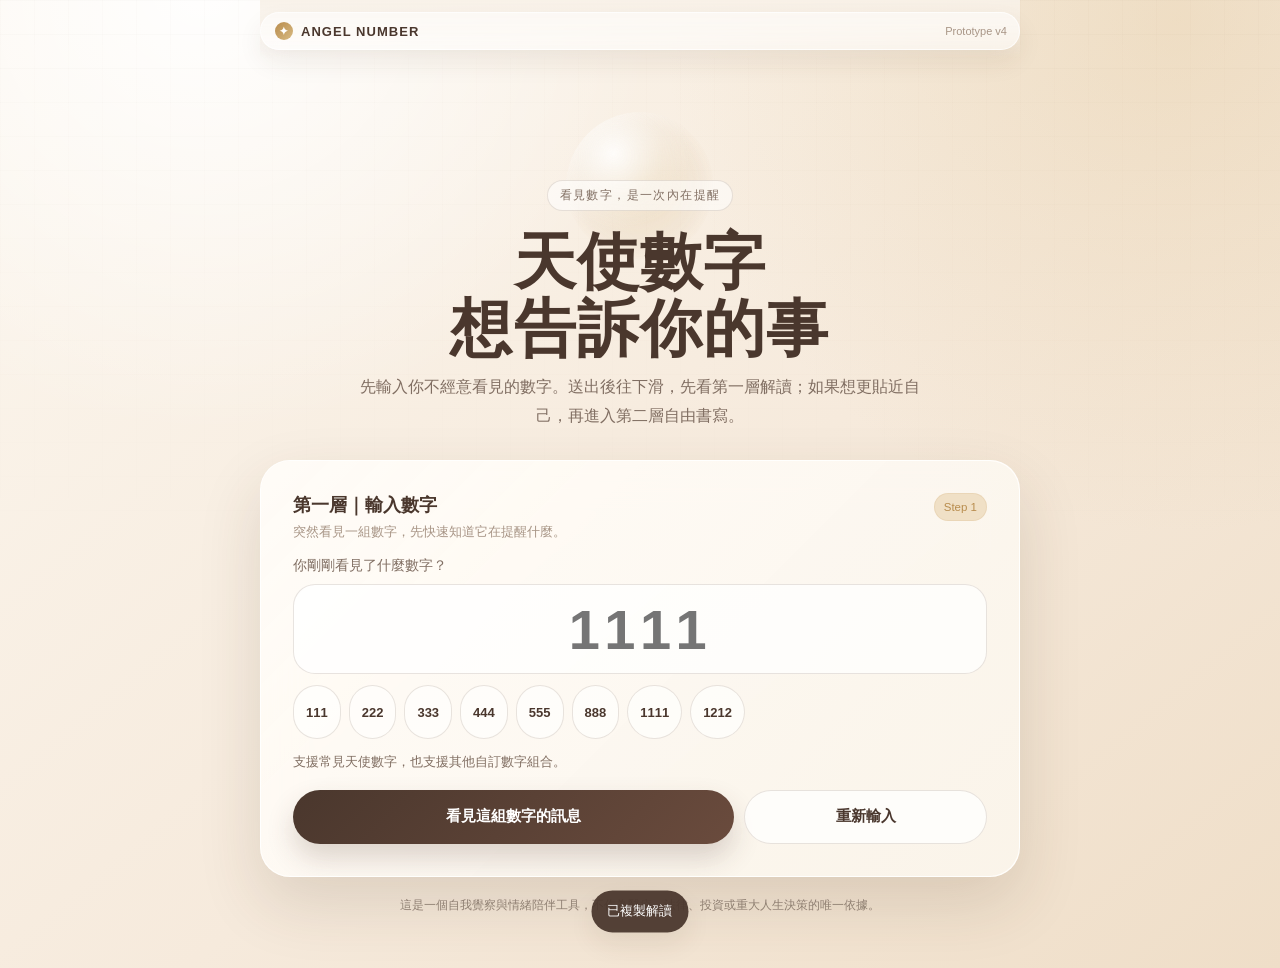
<file: angel-number/index.html>
<!doctype html>
<html lang="zh-Hant">
<head>
<meta charset="utf-8">
<meta name="viewport" content="width=device-width,initial-scale=1,viewport-fit=cover">
<meta name="theme-color" content="#f8f1e8">
<title>天使數字想告訴你的事</title>
<style>
:root{--bg:#f8f1e8;--card:rgba(255,252,247,.9);--text:#2a211c;--deep:#4a372d;--muted:#806e62;--soft:#a89586;--line:rgba(93,67,47,.14);--gold:#b88c4d;--gold2:#d8ba82;--goldSoft:#f0e0c6;--shadow:0 26px 64px rgba(73,49,31,.14);--safe:env(safe-area-inset-bottom)}*{box-sizing:border-box;-webkit-tap-highlight-color:transparent}html{scroll-behavior:smooth;-webkit-text-size-adjust:100%}body{margin:0;min-height:100vh;font-family:-apple-system,BlinkMacSystemFont,"PingFang TC","Noto Sans TC","Microsoft JhengHei",sans-serif;color:var(--text);background:radial-gradient(circle at 16% -2%,rgba(255,255,255,.95),transparent 31%),radial-gradient(circle at 92% 2%,rgba(219,188,134,.3),transparent 34%),linear-gradient(140deg,#fcf7ef 0%,#f6eadc 55%,#efdec8 100%);padding:0 14px calc(34px + var(--safe));overflow-x:hidden}body:before{content:"";position:fixed;inset:0;pointer-events:none;background-image:linear-gradient(rgba(84,60,42,.035) 1px,transparent 1px),linear-gradient(90deg,rgba(84,60,42,.025) 1px,transparent 1px);background-size:34px 34px;mask-image:linear-gradient(to bottom,rgba(0,0,0,.45),transparent 68%)}.shell{width:min(760px,100%);margin:0 auto;position:relative;z-index:1}.top{position:sticky;top:0;z-index:5;padding:max(12px,env(safe-area-inset-top)) 0 8px;background:linear-gradient(to bottom,rgba(248,241,232,.94),rgba(248,241,232,.68),transparent);backdrop-filter:blur(12px)}.pill{display:flex;align-items:center;justify-content:space-between;gap:12px;background:rgba(255,255,255,.52);border:1px solid rgba(255,255,255,.7);border-radius:999px;padding:9px 12px 9px 14px;box-shadow:0 12px 26px rgba(73,49,31,.08)}.brand{display:inline-flex;align-items:center;gap:8px;color:var(--deep);font-size:13px;letter-spacing:.08em;font-weight:800}.star{width:18px;height:18px;display:inline-grid;place-items:center;border-radius:999px;color:white;background:linear-gradient(135deg,var(--gold),var(--gold2));font-size:11px}.note{color:var(--soft);font-size:11px;white-space:nowrap}.hero{text-align:center;padding:38px 6px 22px}.orb{width:148px;height:148px;margin:0 auto -80px;border-radius:50%;background:radial-gradient(circle at 32% 28%,rgba(255,255,255,.96),rgba(255,255,255,.22) 34%,transparent 52%),radial-gradient(circle at 50% 50%,rgba(216,186,130,.36),rgba(184,140,77,.08) 58%,transparent 72%);opacity:.86}.eyebrow{display:inline-flex;padding:7px 12px;border:1px solid var(--line);border-radius:999px;background:rgba(255,255,255,.56);color:var(--muted);font-size:11.5px;letter-spacing:.12em;position:relative}h1{margin:18px 0 10px;font-family:"Songti TC","Noto Serif TC",serif;font-size:clamp(36px,11vw,62px);line-height:1.08;letter-spacing:.02em;color:var(--deep);position:relative}.sub{margin:0 auto;max-width:570px;color:var(--muted);font-size:15.5px;line-height:1.85;position:relative}.flow{display:grid;gap:14px;margin-top:8px}.card{background:var(--card);border:1px solid rgba(255,255,255,.78);border-radius:30px;box-shadow:var(--shadow);backdrop-filter:blur(20px);padding:22px;overflow:hidden;position:relative}.card:after{content:"";position:absolute;inset:0;border-radius:30px;pointer-events:none;background:linear-gradient(135deg,rgba(255,255,255,.32),transparent 30%,rgba(184,140,77,.07));opacity:.85}.card>*{position:relative;z-index:1}.title{display:flex;align-items:flex-start;justify-content:space-between;gap:12px;margin-bottom:16px}.title h2{margin:0;font-size:18px;color:var(--deep);line-height:1.35}.title p{margin:5px 0 0;color:var(--soft);font-size:12.5px;line-height:1.5}.badge{font-size:11.5px;color:var(--gold);background:var(--goldSoft);padding:7px 9px;border-radius:999px;white-space:nowrap;border:1px solid rgba(184,140,77,.12)}label{display:block;color:var(--muted);font-size:14px;margin:0 0 9px}input,textarea{width:100%;border:1px solid var(--line);background:rgba(255,255,255,.74);border-radius:22px;padding:16px 17px;color:var(--text);font-size:16px;outline:none;transition:.22s ease;-webkit-appearance:none;font-family:inherit}input:focus,textarea:focus{border-color:rgba(184,140,77,.74);box-shadow:0 0 0 4px rgba(184,140,77,.14);background:rgba(255,255,255,.95)}input{text-align:center;font-size:clamp(35px,13vw,56px);letter-spacing:.08em;font-weight:800;height:90px;color:var(--deep)}textarea{min-height:158px;resize:vertical;line-height:1.78}.hint{color:var(--muted);font-size:12.5px;line-height:1.7;margin:10px 0 0}.chips{display:flex;gap:8px;overflow-x:auto;padding:11px 0 3px;scrollbar-width:none}.chips::-webkit-scrollbar{display:none}.chip{flex:0 0 auto;border:1px solid var(--line);background:rgba(255,255,255,.62);border-radius:999px;padding:9px 12px;color:var(--deep);font-size:13px;cursor:pointer}.actions{display:grid;grid-template-columns:1fr;gap:10px;margin-top:16px}button{border:0;cursor:pointer;border-radius:999px;padding:15px 18px;min-height:54px;font-size:15px;font-weight:800;transition:.2s ease;touch-action:manipulation;font-family:inherit}.primary{background:linear-gradient(135deg,var(--deep),#6a4b3d);color:white;box-shadow:0 14px 28px rgba(78,55,45,.2)}.secondary{color:var(--deep);background:rgba(255,255,255,.74);border:1px solid var(--line)}.ghost{color:var(--gold);background:transparent;border:1px solid rgba(184,140,77,.24)}button:active,.chip:active{transform:scale(.985)}.hidden{display:none!important}.reveal{animation:rise .34s ease both}@keyframes rise{from{opacity:0;transform:translateY(12px)}to{opacity:1;transform:translateY(0)}}.num{font-family:"Songti TC","Noto Serif TC",serif;font-size:clamp(54px,19vw,104px);color:var(--gold);line-height:1;margin:3px 0 16px;letter-spacing:.035em;word-break:break-all;text-shadow:0 10px 24px rgba(184,140,77,.16)}.summary{background:linear-gradient(135deg,rgba(255,255,255,.76),rgba(255,250,244,.48)),radial-gradient(circle at 90% 20%,rgba(216,186,130,.18),transparent 38%);border:1px solid var(--line);border-radius:24px;padding:16px;margin:8px 0 16px}.summary p{margin:0;color:var(--muted);font-size:15.5px;line-height:1.9}.block{border-top:1px solid var(--line);padding-top:17px;margin-top:17px}.block h3{margin:0 0 9px;font-size:16px;color:var(--deep)}.block p,.block li{color:var(--muted);line-height:1.9;font-size:15.5px}.block p{margin:0}ul{padding-left:20px;margin:8px 0 0}.bridge,.prompt,.insight{border:1px solid var(--line);background:rgba(255,255,255,.46);border-radius:24px;padding:15px;margin-top:12px}.bridge{border-style:dashed;border-color:rgba(184,140,77,.34)}.bridge b,.prompt b{display:block;color:var(--deep);font-size:14px;margin-bottom:6px}.bridge p,.prompt p{margin:0;color:var(--soft);font-size:13px;line-height:1.7}.tools{display:grid;gap:8px;margin-top:10px}.tools button{min-height:44px;padding:11px 12px;font-size:13px}.insight{margin-top:0}.insight span{color:var(--muted);font-size:14.5px;line-height:1.8;display:block}.ritual{counter-reset:step;display:grid;gap:10px;margin-top:10px}.ritual div{position:relative;background:rgba(255,255,255,.56);border:1px solid var(--line);border-radius:20px;padding:13px 13px 13px 46px;color:var(--muted);font-size:14.5px;line-height:1.7}.ritual div:before{counter-increment:step;content:counter(step);position:absolute;left:14px;top:14px;width:22px;height:22px;border-radius:999px;display:grid;place-items:center;color:white;background:linear-gradient(135deg,var(--gold),var(--gold2));font-size:12px;font-weight:800}.toast{position:fixed;left:50%;bottom:calc(18px + var(--safe));transform:translateX(-50%) translateY(120%);z-index:99;background:rgba(74,55,45,.94);color:white;border-radius:999px;padding:12px 16px;font-size:13px;box-shadow:0 12px 26px rgba(73,49,31,.08);transition:.24s ease;white-space:nowrap}.toast.on{transform:translateX(-50%) translateY(0)}.foot{text-align:center;color:rgba(122,106,95,.78);font-size:12px;margin:18px 0 0;line-height:1.8;padding:0 8px}@media(min-width:760px){body{padding:0 18px 52px}.hero{padding-top:54px}.card{padding:32px}.actions{grid-template-columns:1fr .55fr}.tools{grid-template-columns:repeat(3,1fr)}}
</style>
</head>
<body>
<main class="shell">
<div class="top"><div class="pill"><div class="brand"><span class="star">✦</span> ANGEL NUMBER</div><div class="note">Prototype v4</div></div></div>
<section class="hero"><div class="orb"></div><div class="eyebrow">看見數字，是一次內在提醒</div><h1>天使數字<br>想告訴你的事</h1><p class="sub">先輸入你不經意看見的數字。送出後往下滑，先看第一層解讀；如果想更貼近自己，再進入第二層自由書寫。</p></section>
<section class="flow">
<div id="inputCard" class="card"><div class="title"><div><h2>第一層｜輸入數字</h2><p>突然看見一組數字，先快速知道它在提醒什麼。</p></div><span class="badge">Step 1</span></div><label for="numberInput">你剛剛看見了什麼數字？</label><input id="numberInput" inputmode="numeric" pattern="[0-9]*" placeholder="1111" maxlength="8" autocomplete="off"><div class="chips"><button class="chip" onclick="fillNumber('111')">111</button><button class="chip" onclick="fillNumber('222')">222</button><button class="chip" onclick="fillNumber('333')">333</button><button class="chip" onclick="fillNumber('444')">444</button><button class="chip" onclick="fillNumber('555')">555</button><button class="chip" onclick="fillNumber('888')">888</button><button class="chip" onclick="fillNumber('1111')">1111</button><button class="chip" onclick="fillNumber('1212')">1212</button></div><p class="hint">支援常見天使數字，也支援其他自訂數字組合。</p><div class="actions"><button class="primary" onclick="quickRead()">看見這組數字的訊息</button><button class="secondary" onclick="resetAll()">重新輸入</button></div></div>
<div id="quickResultCard" class="card hidden"><div class="title"><div><h2>第一層｜快速解讀</h2><p>這是只根據數字本身給你的初步訊息。</p></div><span class="badge">Step 2</span></div><div id="numberDisplay" class="num"></div><div class="summary"><p id="coreMessage"></p></div><div class="block"><h3>這組數字的能量</h3><ul id="symbolList"></ul></div><div class="block"><h3>它現在想提醒你</h3><p id="guidance"></p></div><div class="block"><h3>今天可以帶走的一句話</h3><p id="affirmation"></p></div><div class="bridge"><b>想讓它更像是在對你說話嗎？</b><p>如果這組數字剛好出現在某個事件、念頭或情緒裡，往下填寫第二層，系統會根據你的自由敘述重新解讀。</p></div><div class="actions"><button class="primary" onclick="goDeepForm()">繼續第二層自由情境</button><button class="ghost" onclick="copyReading('quick')">複製快速解讀</button></div></div>
<div id="deepFormCard" class="card hidden"><div class="title"><div><h2>第二層｜讓解讀更像是在說你</h2><p>剛剛看到這組數字時，你身邊或心裡發生了什麼？寫一句也可以。</p></div><span class="badge">Step 3</span></div><div class="prompt"><b>不用想得很正式，像聊天一樣寫就好</b><p>例如：<br>「我剛剛在想要不要離職，結果看到 555。」<br>「剛跟對方吵架，打開手機是 22:22。」<br>「最近很缺錢，卻一直看到 888。」</p></div><label for="contextInput">剛剛看到這組數字時，你正在想什麼或發生什麼事？</label><textarea id="contextInput" placeholder="例如：我最近一直在想要不要換工作，心裡有點怕，但又覺得現在不能再這樣下去。"></textarea><div class="tools"><button class="secondary" onclick="addContextHint('我剛剛正在想：')">我剛剛正在想</button><button class="secondary" onclick="addContextHint('最近讓我卡住的是：')">最近讓我卡住</button><button class="secondary" onclick="addContextHint('我其實想知道：')">我其實想知道</button></div><div class="actions"><button class="primary" onclick="deepRead()">用我的情境重新解讀</button><button class="secondary" onclick="backToQuick()">回到第一層</button></div></div>
<div id="deepResultCard" class="card hidden"><div class="title"><div><h2>第二層｜這組數字對你現在的提醒</h2><p>這裡會把「數字意思」和「你剛剛寫的狀況」放在一起看。</p></div><span class="badge">Step 4</span></div><div class="block" style="border-top:0;padding-top:0;margin-top:0"><h3>你現在可能正在面對的事</h3><div class="insight"><span id="themeMessage"></span></div></div><div class="block"><h3>你真正卡住的感覺</h3><div class="insight"><span id="emotionMessage"></span></div></div><div class="block"><h3>這組數字想提醒你的話</h3><div class="insight"><span id="personalMessage"></span></div></div><div class="block"><h3>你接下來可以先做的小事</h3><div id="ritualList" class="ritual"></div></div><div class="actions"><button class="primary" onclick="copyReading('deep')">複製完整解讀</button><button class="secondary" onclick="resetAll()">重新測一組數字</button></div></div>
</section><p class="foot">這是一個自我覺察與情緒陪伴工具，不作為醫療、法律、投資或重大人生決策的唯一依據。</p>
</main><div id="copyToast" class="toast">已複製解讀</div>
<script>
const readings={"000":{core:"你正在回到原點，準備重新校準自己的狀態。",symbols:["歸零","重啟","完整性","回到內在"],guidance:"000 像是一個暫停鍵。它不是叫你放棄，而是提醒你：有些事需要先清空，新的方向才進得來。",affirmation:"我允許自己先歸零，再重新開始。"},"111":{core:"你的念頭正在變得很有力量，請留意自己真正相信什麼。",symbols:["新開始","念頭顯化","意識聚焦","行動開端"],guidance:"111 提醒你，現在不要讓恐懼替你做決定。你心裡反覆出現的念頭，可能正是下一個階段的入口。",affirmation:"我把注意力放回真正想創造的方向。"},"222":{core:"你正在學習平衡關係、節奏與信任。",symbols:["關係","平衡","合作","耐心"],guidance:"222 不是叫你急著求答案，而是提醒你：有些事情正在形成中。與其過度控制，不如先把自己的節奏穩住。",affirmation:"我信任正在形成的過程，也照顧自己的節奏。"},"333":{core:"你的創造力、表達力與內在支持正在被喚醒。",symbols:["成長","表達","創造","被支持"],guidance:"333 通常出現在你需要把想法說出來、把能力拿出來的時候。不要把自己縮得太小。",affirmation:"我願意把真正的想法表達出來。"},"444":{core:"你正在需要穩定、安全感與信任自己的階段。",symbols:["保護","穩定","基礎建立","秩序"],guidance:"444 提醒你，現在最重要的不是衝刺，而是把腳下的路鋪穩。你需要的是結構，不是更多混亂的選擇。",affirmation:"我先穩住腳下，再往前走。"},"555":{core:"你正在靠近一個轉變點，舊狀態可能已經不再適合你。",symbols:["變化","轉折","突破","身份轉換"],guidance:"555 不是單純的改變，而是提醒你：你已經感覺到某些事情不能再照舊。真正要面對的，是你願不願意相信下一階段的自己。",affirmation:"我允許自己離開不再適合的狀態。"},"666":{core:"你可能正在失衡，特別是想太多、壓力過重或過度消耗。",symbols:["校準","身心平衡","回到現實","照顧自己"],guidance:"666 不代表不好，而是提醒你不要把注意力全部放在恐懼或外在壓力上。先把生活、身體和心安頓好。",affirmation:"我把自己從過度消耗裡帶回來。"},"777":{core:"你的直覺正在變敏銳，適合向內確認真正的答案。",symbols:["直覺","靈性成長","內在智慧","信任"],guidance:"777 像是提醒你：答案不一定在別人的建議裡。你已經知道某些事情，只是還需要一點勇氣承認。",affirmation:"我相信自己的直覺，也給它被驗證的時間。"},"888":{core:"你正在進入成果、資源與能量回流的主題。",symbols:["財富","成果","循環","豐盛"],guidance:"888 提醒你檢視自己的價值交換。你付出的努力不該一直被低估，現在適合重新看待金錢、資源與自我價值。",affirmation:"我允許自己的價值被看見，也允許資源回到我身上。"},"999":{core:"一個階段正在完成，你需要學會收尾與放下。",symbols:["結束","完成","放下","轉化"],guidance:"999 通常不是失去，而是成熟。你不一定要帶著舊版本的自己，走進新的階段。",affirmation:"我感謝完成的階段，也準備好前往下一頁。"},"1111":{core:"你正在遇到一個意識同步的時刻，適合重新確認人生方向。",symbols:["覺醒","同步性","願望入口","人生提醒"],guidance:"1111 像是一道門。它提醒你，最近反覆出現的想法不是偶然，你需要更誠實地問自己：我真正想走去哪裡？",affirmation:"我願意聽見自己真正想走的方向。"},"1212":{core:"你正在整合舊經驗與新方向，適合把想法落地。",symbols:["整合","前進","信念重建","穩定成長"],guidance:"1212 提醒你，不要只停留在想像。現在適合把心中的願景拆成具體步驟。",affirmation:"我把願景拆成步驟，讓它開始成形。"},"1314":{core:"你正在經歷關係、承諾與長久陪伴的課題。",symbols:["關係承諾","長期陪伴","穩定情感","信任考驗"],guidance:"1314 提醒你，真正長久的關係不是只有浪漫，也包含現實中的理解、選擇與共同承擔。",affirmation:"我用清醒而溫柔的方式看待關係。"},"520":{core:"你的心正在提醒你關於愛、表達與被理解的需求。",symbols:["愛的表達","心意","溫柔","關係回應"],guidance:"520 不是只代表告白，也可能是在提醒你：有些感受不說出口，就很難被接住。",affirmation:"我允許自己的心意被好好表達。"}};
const themeRules=[{name:"工作與人生方向",words:["工作","離職","公司","職涯","事業","主管","同事","案子","創業","升遷","專案","業績","上班"],action:["寫下你最想離開的狀態，不要先寫你要去哪裡。","把下一步縮小到一個今天能完成的動作。","先確認你真正想要的是自由、成長還是安全感。"]},{name:"感情與關係",words:["感情","對方","分手","復合","曖昧","男友","女友","伴侶","喜歡","吵架","關係","婚姻"],action:["先分清楚：你想要的是對方，還是想要被理解的感覺。","不要用猜測替代溝通，寫下一句你真正想說的話。","觀察這段關係是讓你更穩定，還是更不像自己。"]},{name:"金錢、資源與自我價值",words:["錢","收入","財","投資","業績","付款","貸款","預算","花費","價格","獲利"],action:["檢視最近三個讓你覺得被低估的地方。","把金錢焦慮拆成數字，而不是讓它停留在感覺。","問自己：我是否把自己的價值開得太低。"]},{name:"家庭與責任",words:["家人","父母","小孩","家庭","媽媽","爸爸","另一半","孩子","長輩"],action:["先承認你背負的責任，不要假裝自己完全沒壓力。","把你能負責與不能負責的事分開。","今天先做一件能讓你恢復安定的小事。"]},{name:"自我狀態與人生轉折",words:["迷惘","未來","人生","方向","改變","轉變","選擇","不知道","卡住","重來"],action:["寫下你其實已經知道不想繼續的事。","把未來縮小成下一週，而不是逼自己想完一生。","允許答案先不完整，但行動可以先很小。"]}];
const emotionRules=[{words:["焦慮","害怕","不安","怕","恐懼","擔心","緊張"],message:"你剛剛寫的內容裡，有一種不安感。這組數字比較像是在提醒你：先不要急著逼自己做決定，先看清楚你到底在怕什麼，是怕失去、怕做錯，還是怕沒有人支持你。"},{words:["累","疲憊","撐不住","耗","壓力","煩","痛苦"],message:"你現在比較像是累太久了。這組數字不是叫你再撐一下，而是在提醒你：先把自己顧好，很多答案才會慢慢清楚。"},{words:["期待","開心","興奮","想要","希望","準備"],message:"你心裡其實已經有一點想往前的感覺。這組數字像是在提醒你：可以期待，但不要只停在想像，下一步要變得更具體。"},{words:["難過","失落","哭","受傷","委屈","放不下"],message:"你剛剛寫的內容裡，有一些還沒有被好好安放的感受。這組數字不是叫你假裝沒事，而是提醒你：先承認自己真的有感覺，才有辦法往前。"}];
function norm(v){return String(v||"").replace(/[^0-9]/g,"")}function reduce(n){while(n>9)n=String(n).split("").map(Number).reduce((a,b)=>a+b,0);return n||0}function fallback(num){const sum=num.split("").map(Number).reduce((a,b)=>a+b,0),r=reduce(sum),m={1:["新開始","主動","念頭顯化"],2:["關係","平衡","信任過程"],3:["表達","創造","成長"],4:["穩定","秩序","基礎"],5:["變化","自由","突破"],6:["照顧","責任","身心平衡"],7:["直覺","內在探索","靈性成長"],8:["資源","成果","價值回流"],9:["完成","放下","轉化"]},symbols=m[r]||["提醒","覺察","重新校準"];return{core:`這組數字的總和能量落在 ${r}，代表你正被提醒關注「${symbols[0]}」這個主題。`,symbols,guidance:"這組數字不是標準常見組合，但它可以被視為一個當下提醒：先觀察它出現時你正在想什麼，因為真正重要的不是數字本身，而是它觸發了你內在的哪個感受。",affirmation:"我願意看懂這組數字帶來的提醒。"}}function getReading(n){return readings[n]||readings[n.slice(-4)]||readings[n.slice(-3)]||fallback(n)}function show(el){el.classList.remove("hidden");el.classList.add("reveal")}function hide(el){el.classList.add("hidden");el.classList.remove("reveal")}function jump(el){setTimeout(()=>el.scrollIntoView({behavior:"smooth",block:"start"}),80)}function fillNumber(n){document.getElementById("numberInput").value=n;quickRead()}function quickRead(){const n=norm(document.getElementById("numberInput").value);if(!n){alert("先輸入你看到的數字。");return}const r=getReading(n);document.getElementById("numberDisplay").textContent=n;document.getElementById("coreMessage").textContent=r.core;document.getElementById("guidance").textContent=r.guidance;document.getElementById("affirmation").textContent=r.affirmation;const list=document.getElementById("symbolList");list.innerHTML="";r.symbols.forEach(s=>{const li=document.createElement("li");li.textContent=s;list.appendChild(li)});show(document.getElementById("quickResultCard"));hide(document.getElementById("deepResultCard"));jump(document.getElementById("quickResultCard"))}function goDeepForm(){show(document.getElementById("deepFormCard"));jump(document.getElementById("deepFormCard"))}function backToQuick(){jump(document.getElementById("quickResultCard"))}function addContextHint(t){const a=document.getElementById("contextInput"),p=a.value.trim()?"\n":"";a.value+=p+t;a.focus();a.setSelectionRange(a.value.length,a.value.length)}function analyze(c){const theme=themeRules.find(x=>x.words.some(w=>c.includes(w)))||{name:"此刻內在狀態",action:["寫下這組數字出現前，你腦中最明顯的一個念頭。","不要急著解釋它，先觀察它讓你想到誰、哪件事或哪個選擇。","今天只做一件能讓你更安定的小事。"]};const emo=emotionRules.find(x=>x.words.some(w=>c.includes(w)))||{message:"你寫下這段話，本身就代表你其實很在意這件事。這組數字不一定是直接答案，但它讓你停下來看見：原來這件事已經影響你了。"};return{theme,emo}}function deepRead(){const n=norm(document.getElementById("numberInput").value),c=document.getElementById("contextInput").value.trim();if(!n){alert("先輸入你看到的數字。");return}if(!c){alert("請自由寫下你當下的情境，這樣才能產生更貼近你的解讀。");return}const r=getReading(n),a=analyze(c);document.getElementById("themeMessage").textContent=`從你剛剛寫的內容來看，這件事比較像是跟「${a.theme.name}」有關。也就是說，這組 ${n} 不是只在講數字，而是在提醒你：你最近其實一直在意這件事，只是還沒有真正整理清楚。`;document.getElementById("emotionMessage").textContent=a.emo.message;document.getElementById("personalMessage").textContent=`如果把 ${n} 放回你剛剛的情境裡，它想提醒你的不是「馬上做決定」，而是先看懂自己現在為什麼會被這件事牽動。${r.core} 所以你現在可以先問自己一句：我真正害怕的是改變，還是其實已經知道不能再維持原樣？`;const list=document.getElementById("ritualList");list.innerHTML="";a.theme.action.forEach(x=>{const d=document.createElement("div");d.textContent=x;list.appendChild(d)});show(document.getElementById("deepResultCard"));jump(document.getElementById("deepResultCard"))}function current(mode){const n=document.getElementById("numberDisplay").textContent||norm(document.getElementById("numberInput").value);if(!n)return"";let t=`我的天使數字：${n}\n\n核心提醒：${document.getElementById("coreMessage").textContent}\n\n這組數字的能量：`;document.querySelectorAll("#symbolList li").forEach(li=>t+=`\n- ${li.textContent}`);t+=`\n\n它現在想提醒我：${document.getElementById("guidance").textContent}\n\n今天可以帶走的一句話：${document.getElementById("affirmation").textContent}`;if(mode==="deep"&&!document.getElementById("deepResultCard").classList.contains("hidden")){t+=`\n\n第二層深度解讀：\n${document.getElementById("themeMessage").textContent}\n${document.getElementById("emotionMessage").textContent}\n${document.getElementById("personalMessage").textContent}`}return t}async function copyReading(mode){const t=current(mode);if(!t){alert("請先產生解讀。");return}try{await navigator.clipboard.writeText(t);const x=document.getElementById("copyToast");x.classList.add("on");setTimeout(()=>x.classList.remove("on"),2e3)}catch(e){alert("目前瀏覽器不支援自動複製，請手動選取結果文字。")}}function resetAll(){document.getElementById("numberInput").value="";document.getElementById("contextInput").value="";hide(document.getElementById("quickResultCard"));hide(document.getElementById("deepFormCard"));hide(document.getElementById("deepResultCard"));document.getElementById("numberInput").focus();window.scrollTo({top:0,behavior:"smooth"})}
</script>
</body>
</html>
</file>
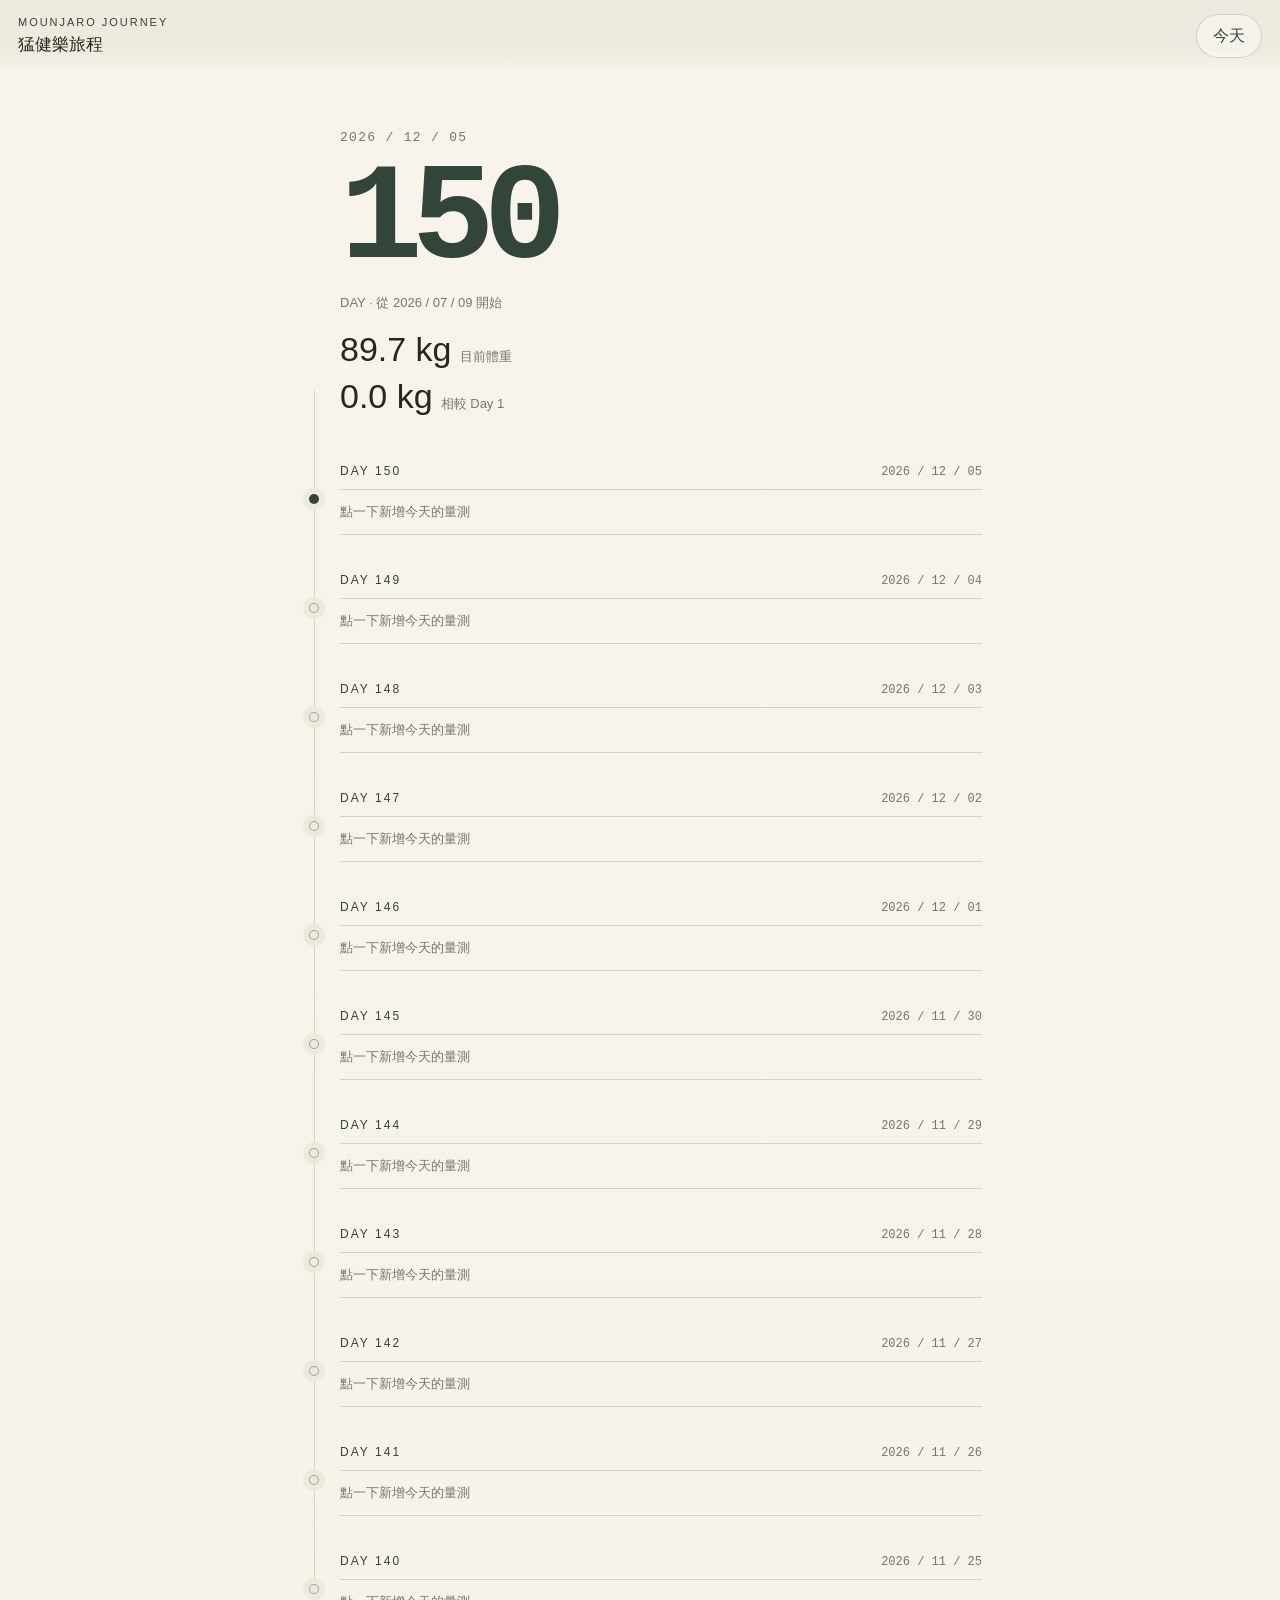
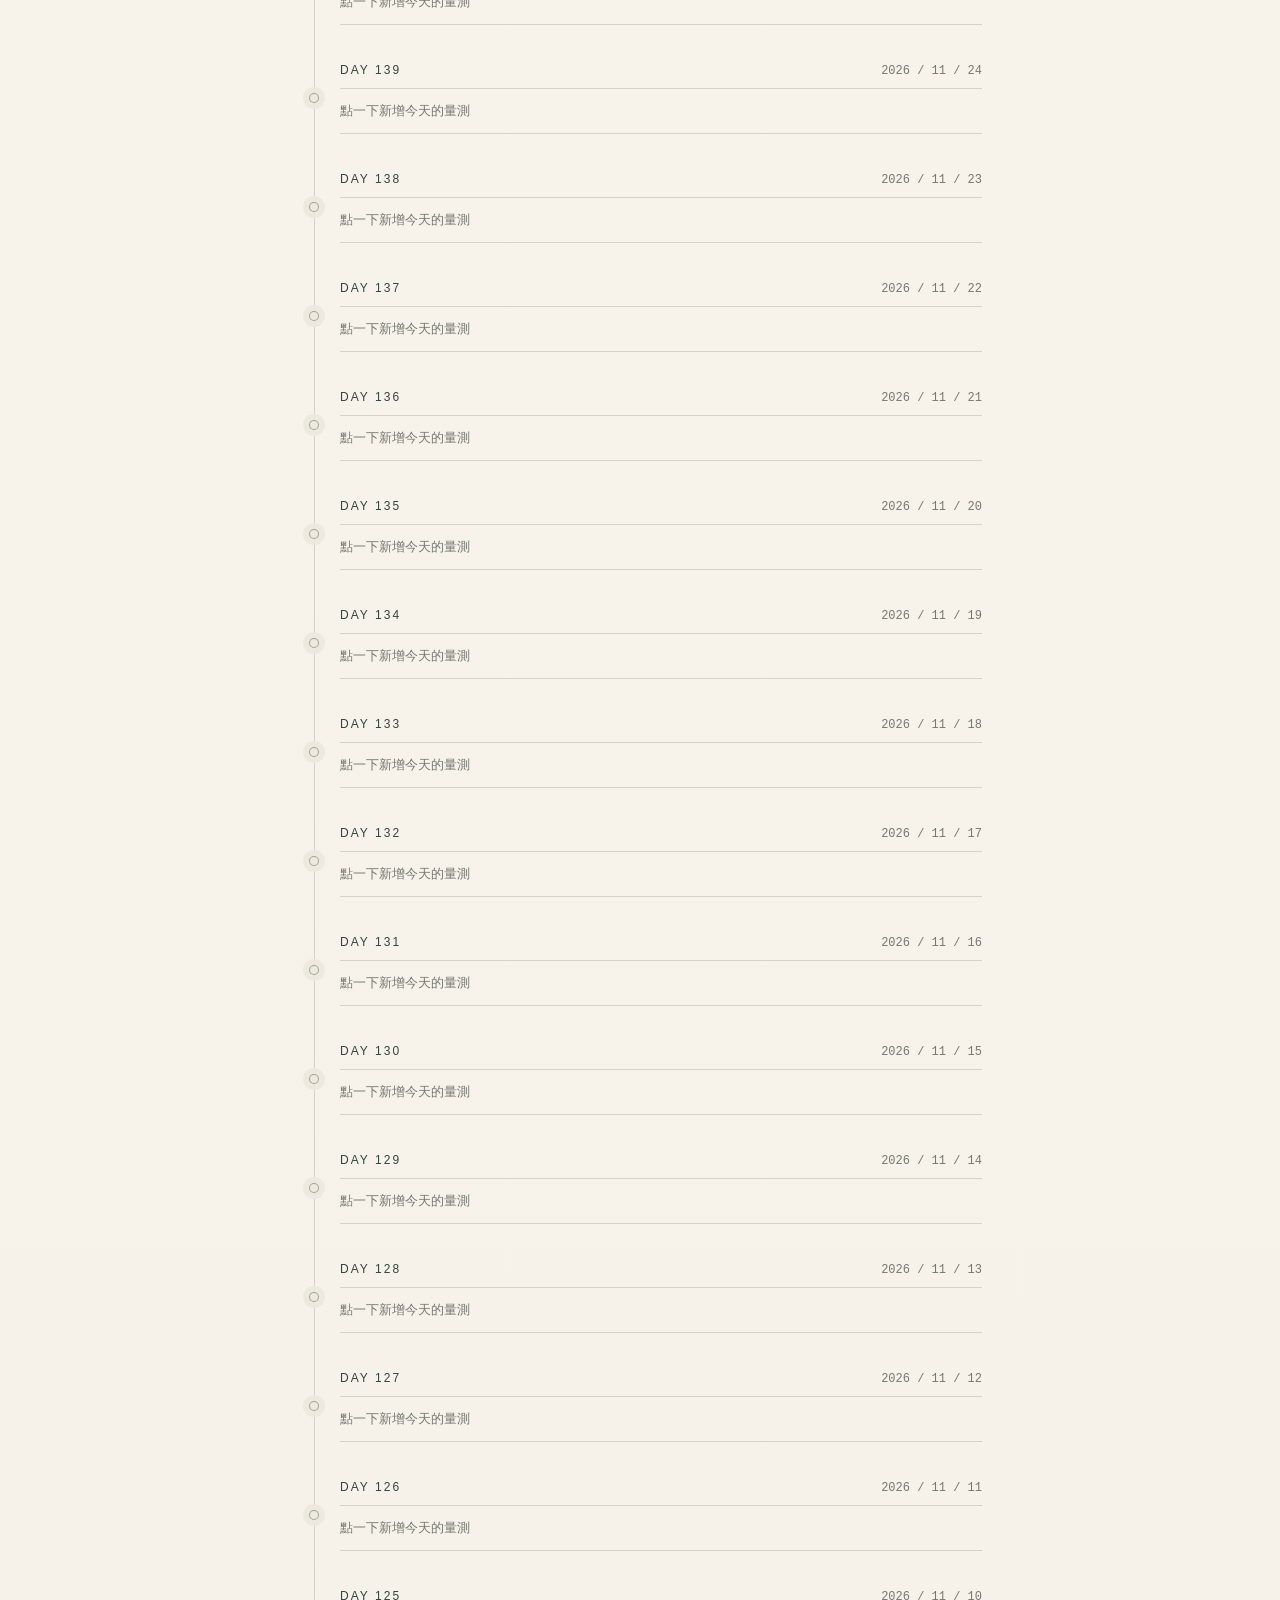
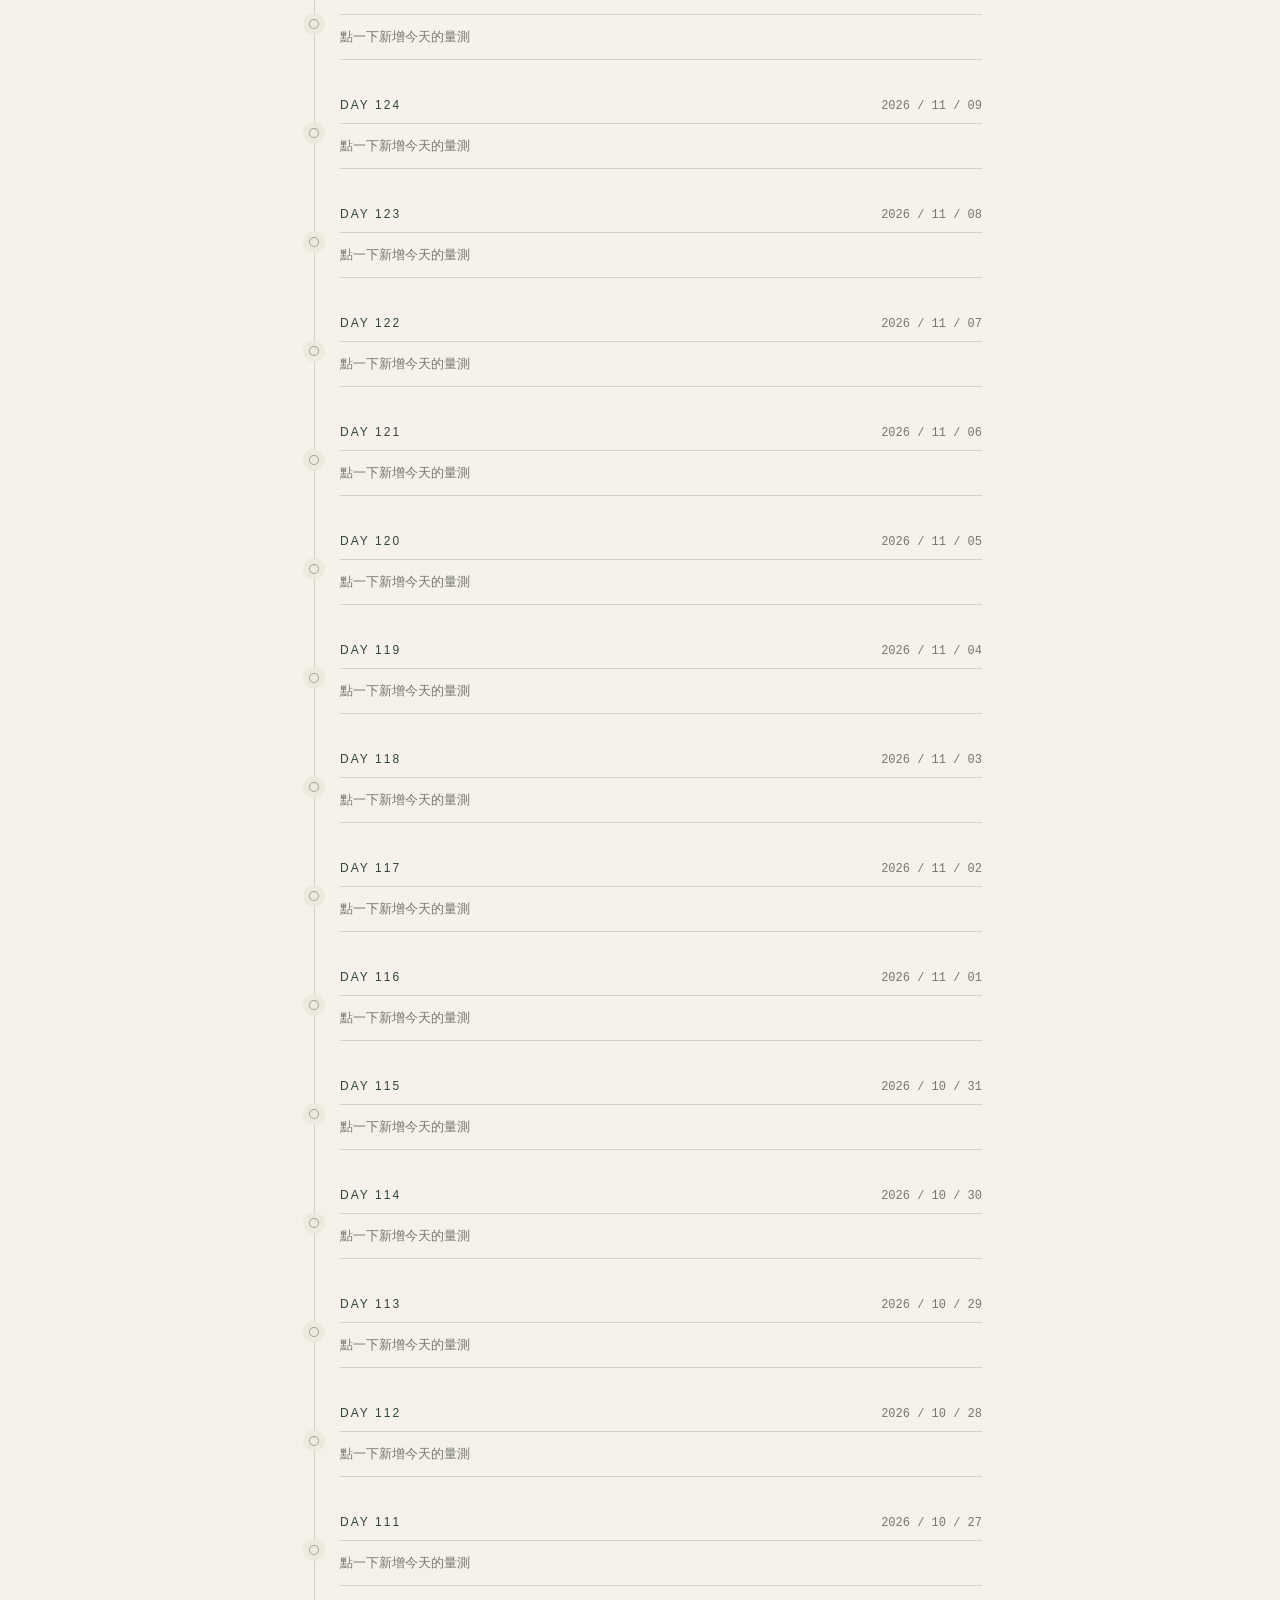
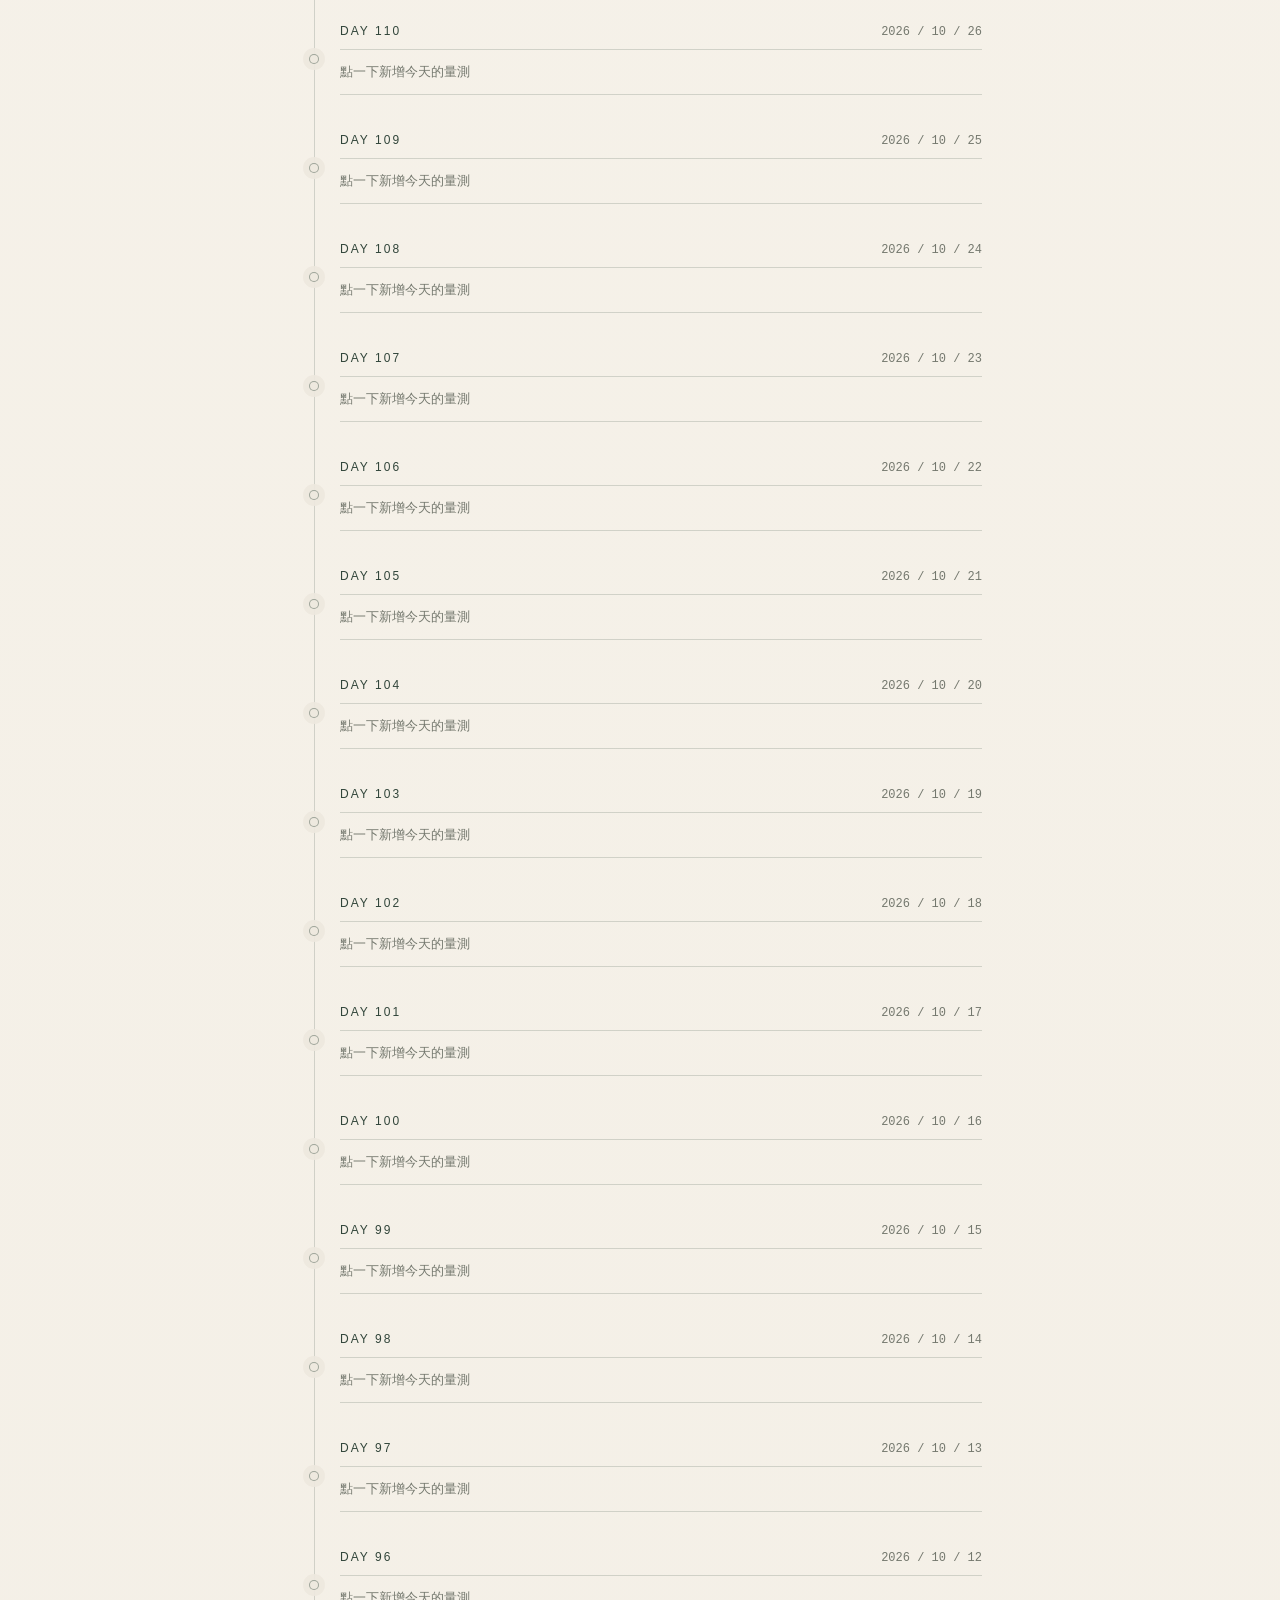
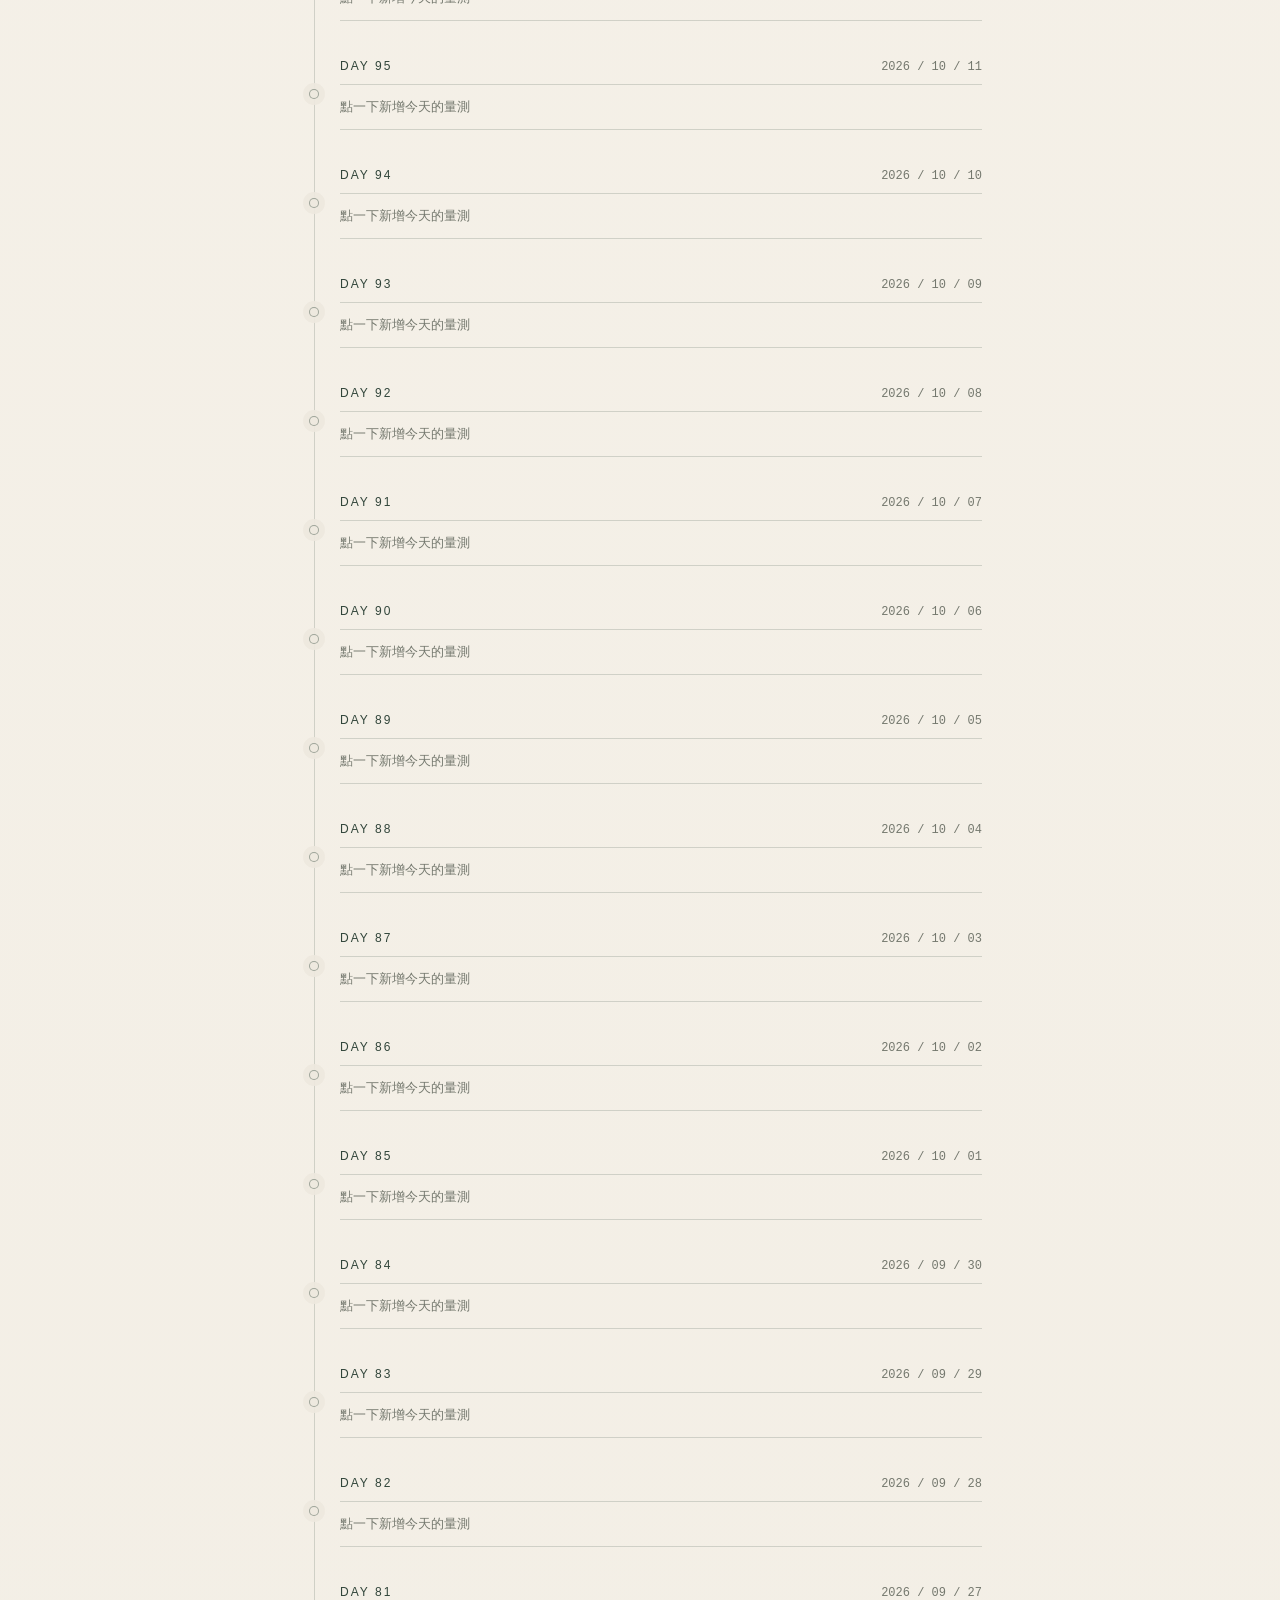
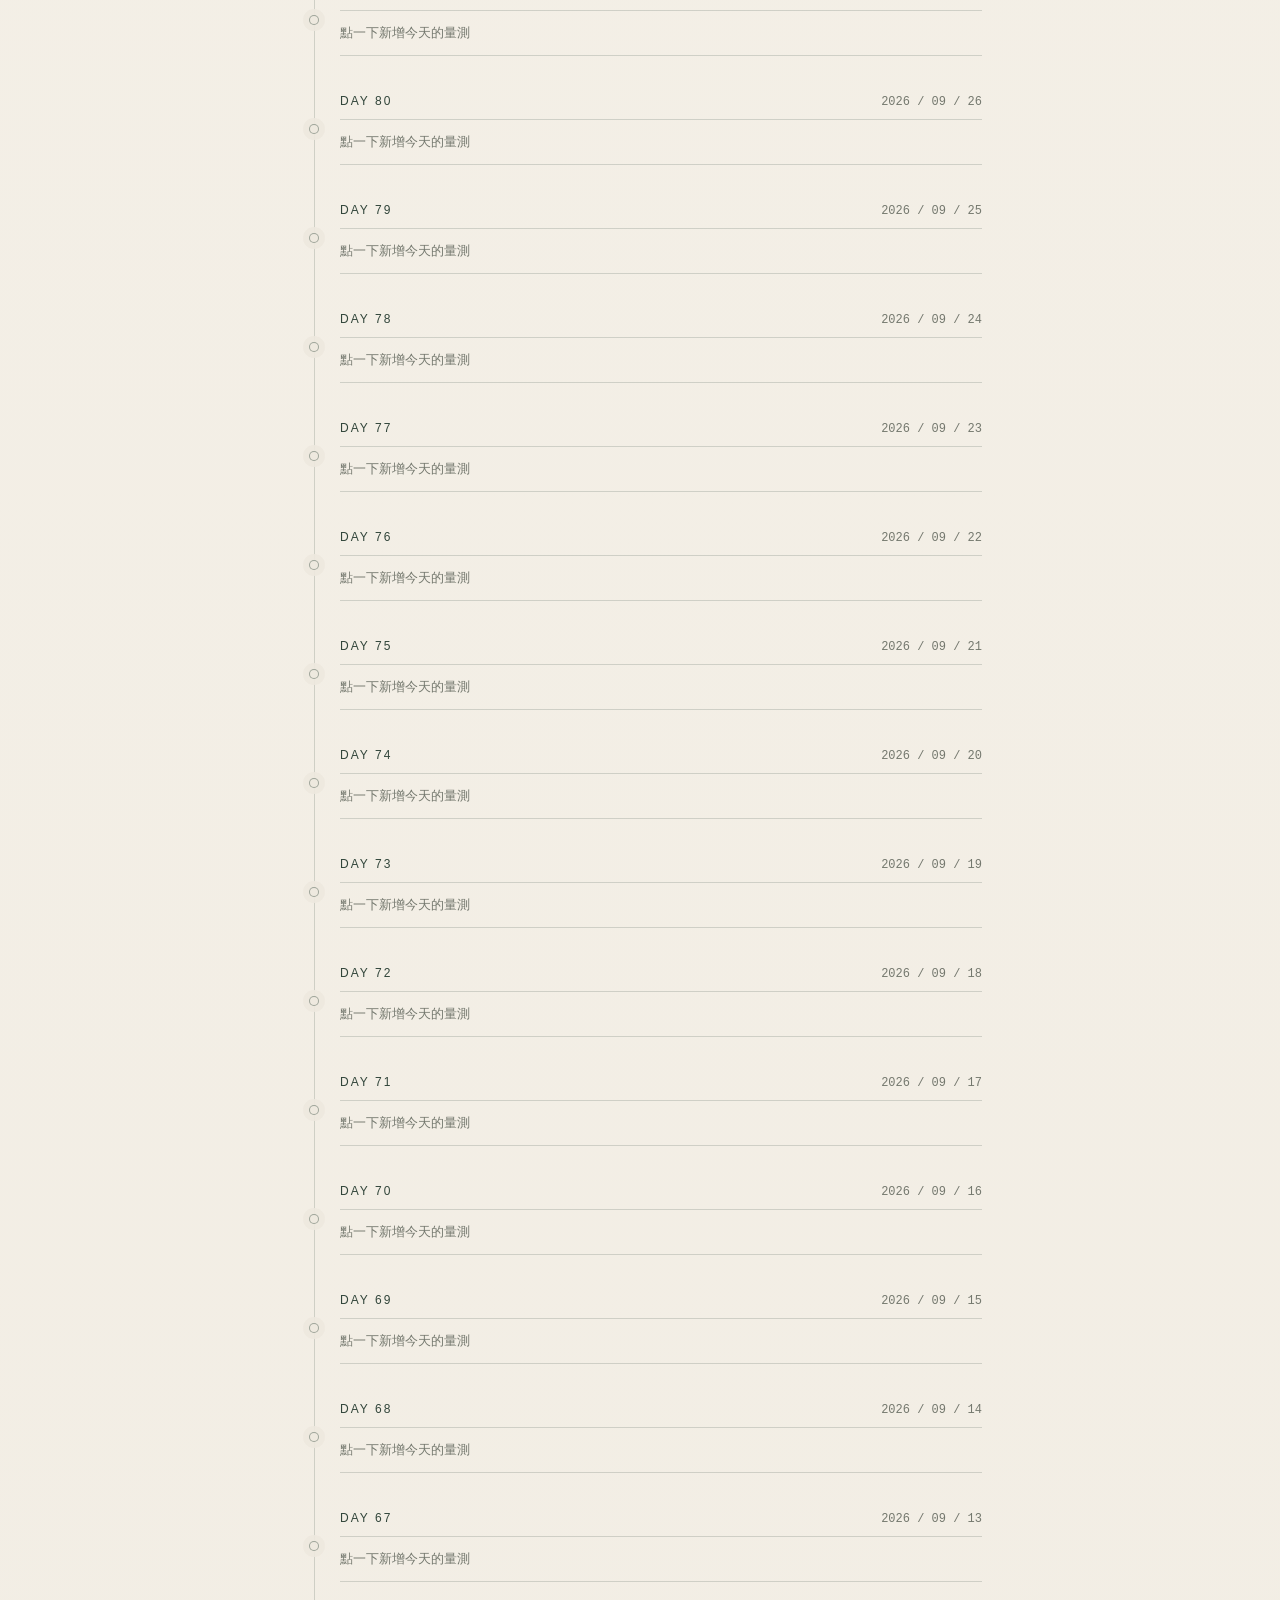
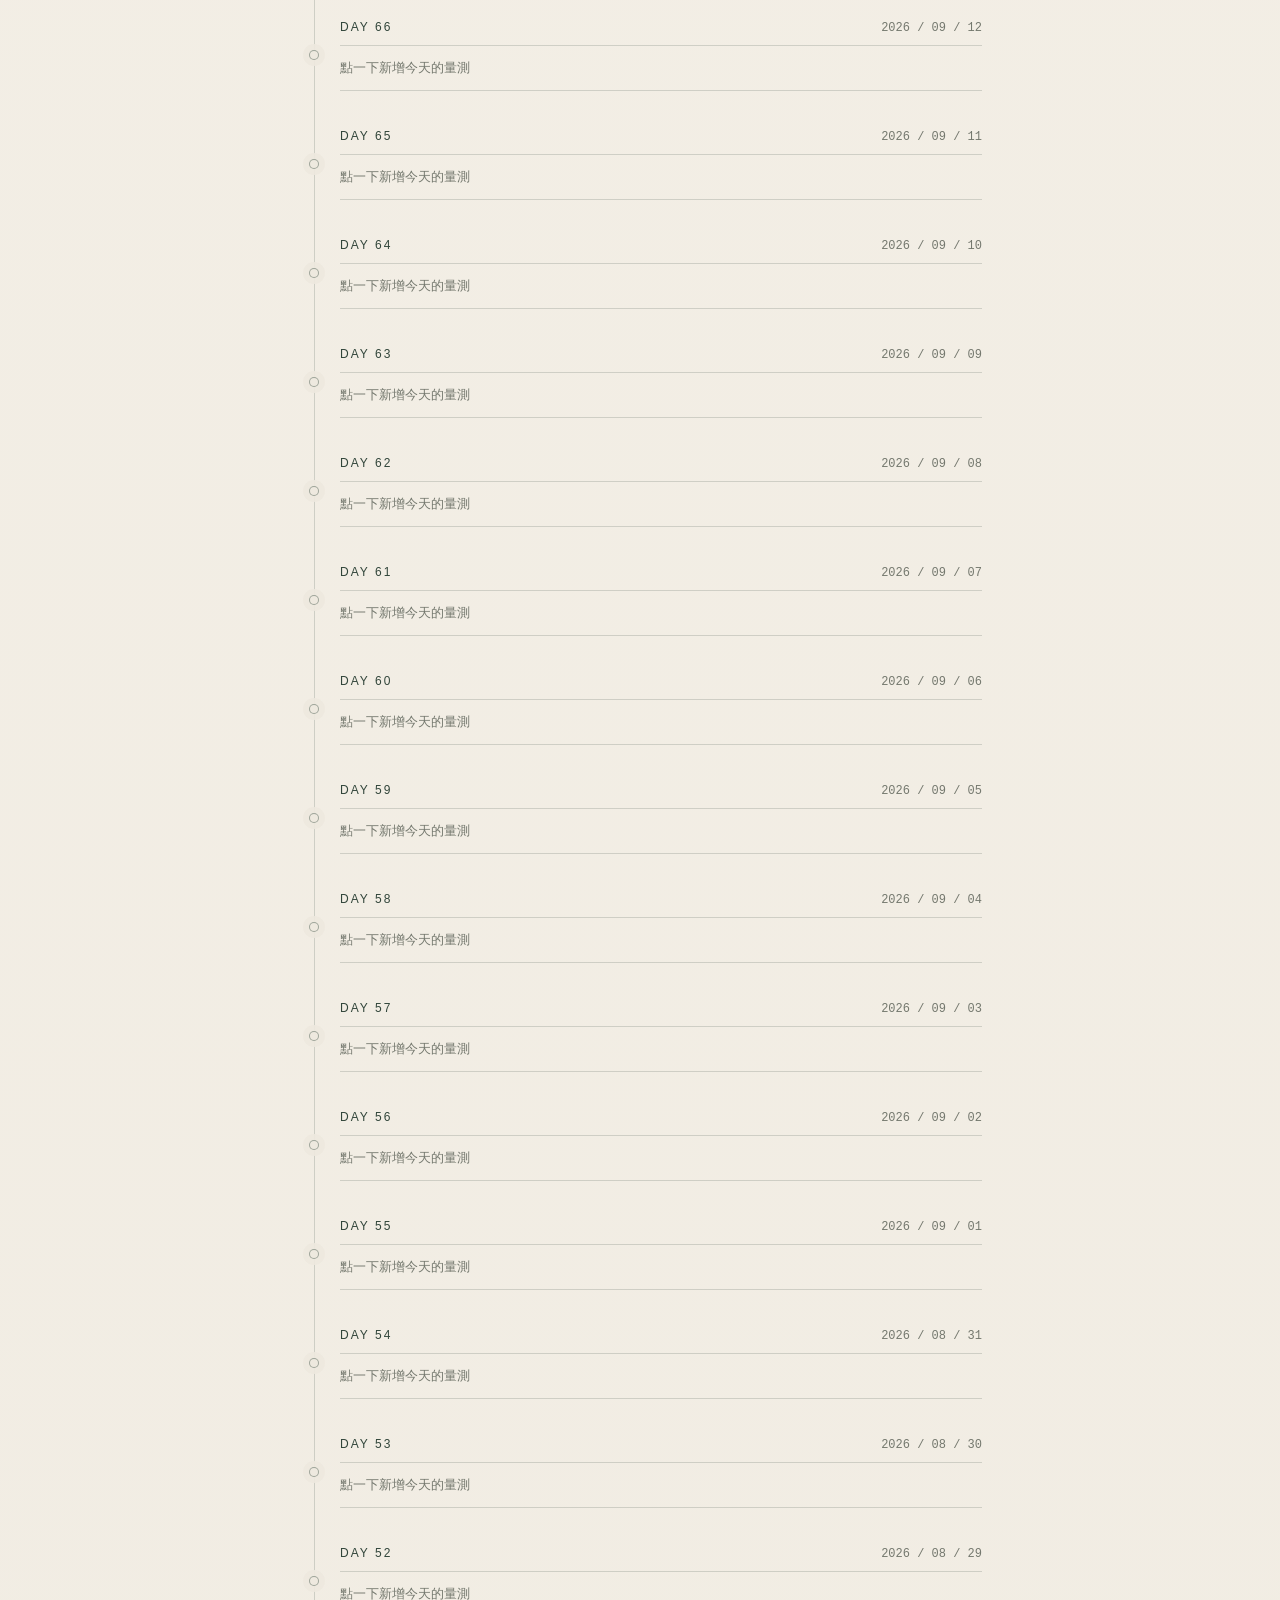
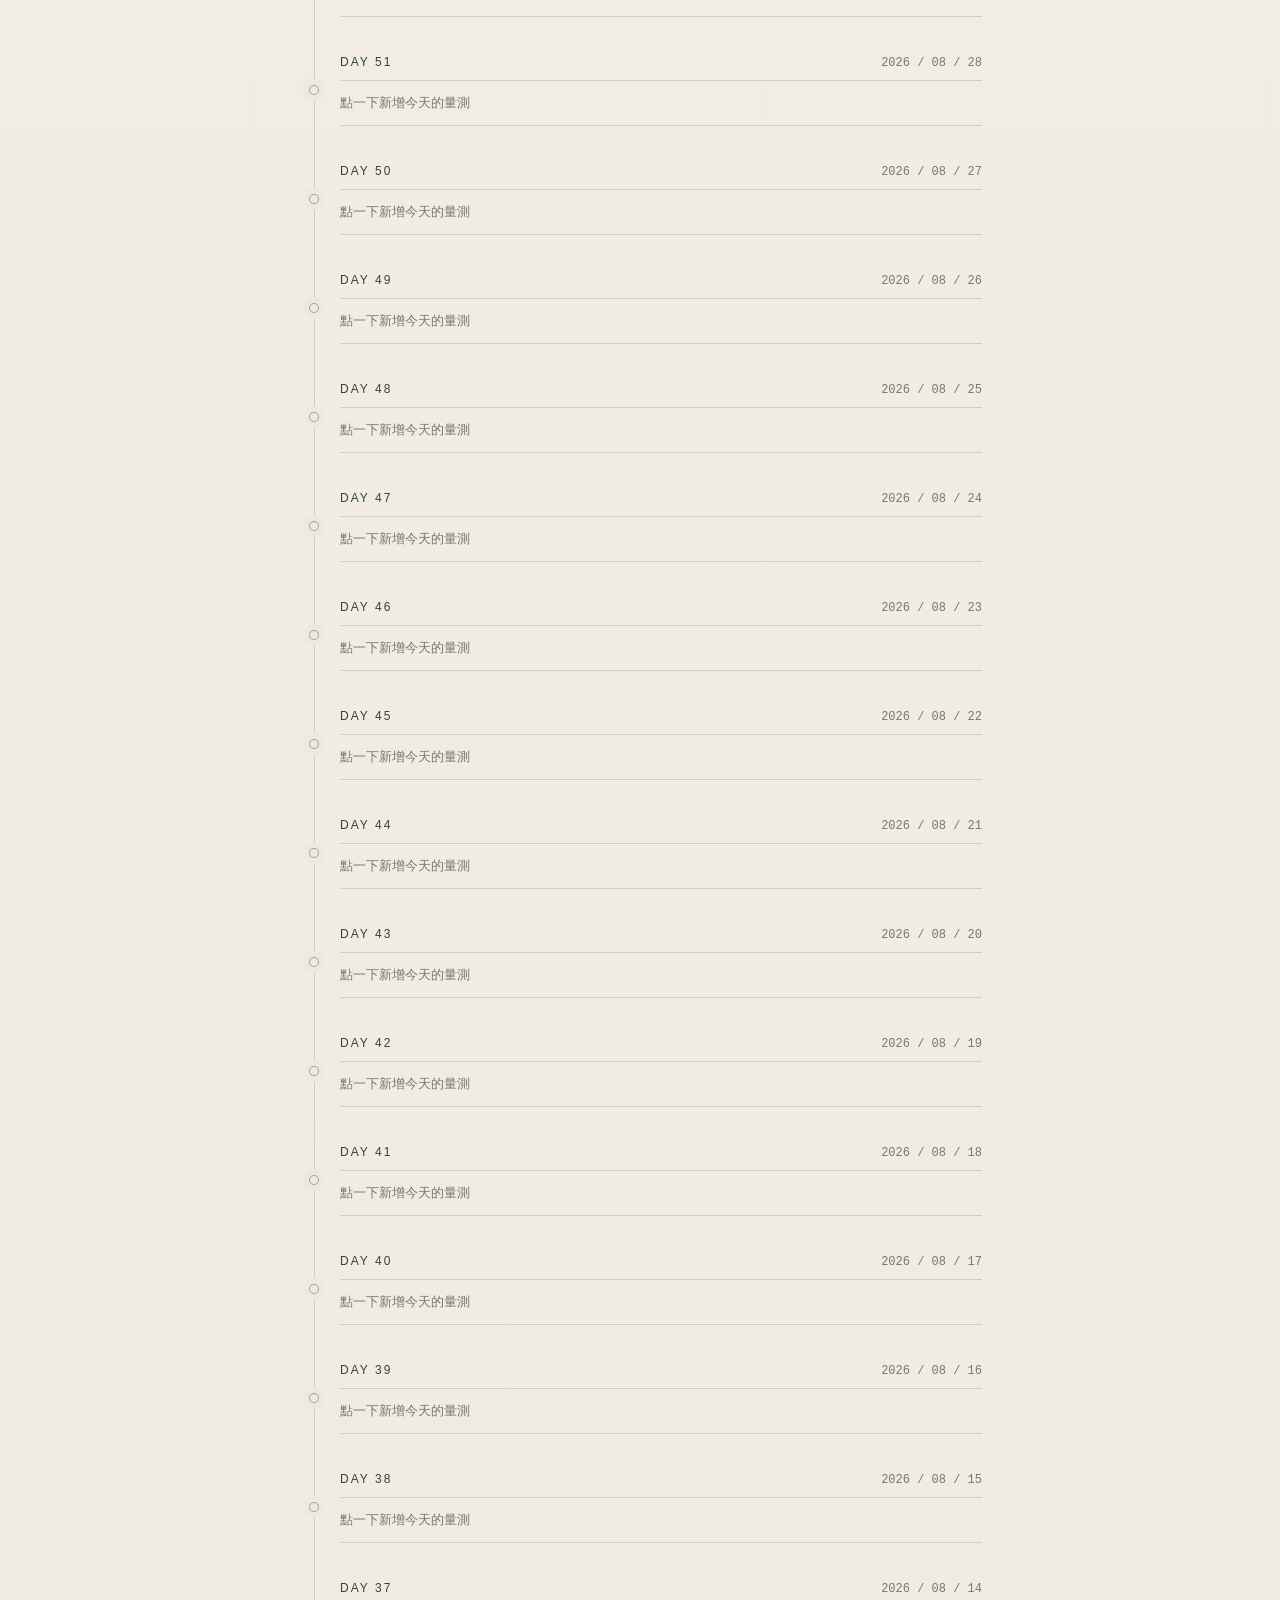
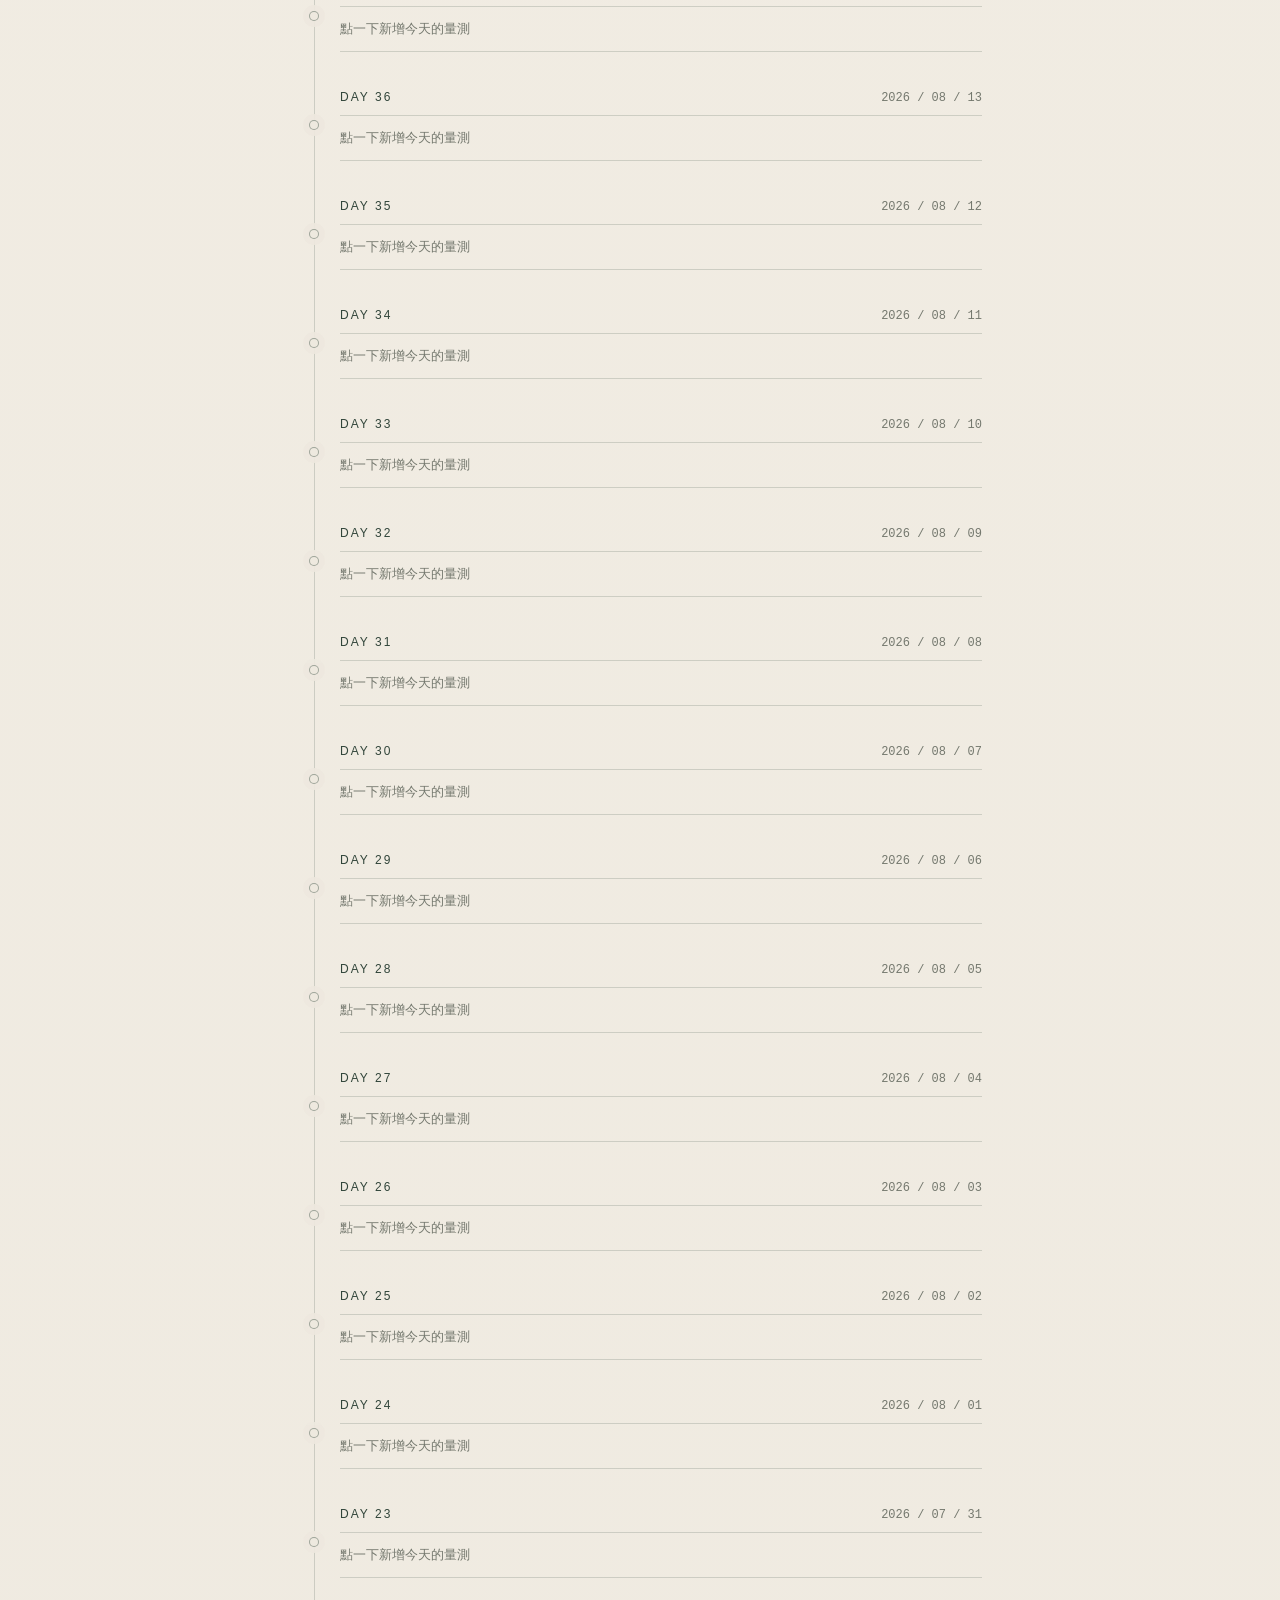
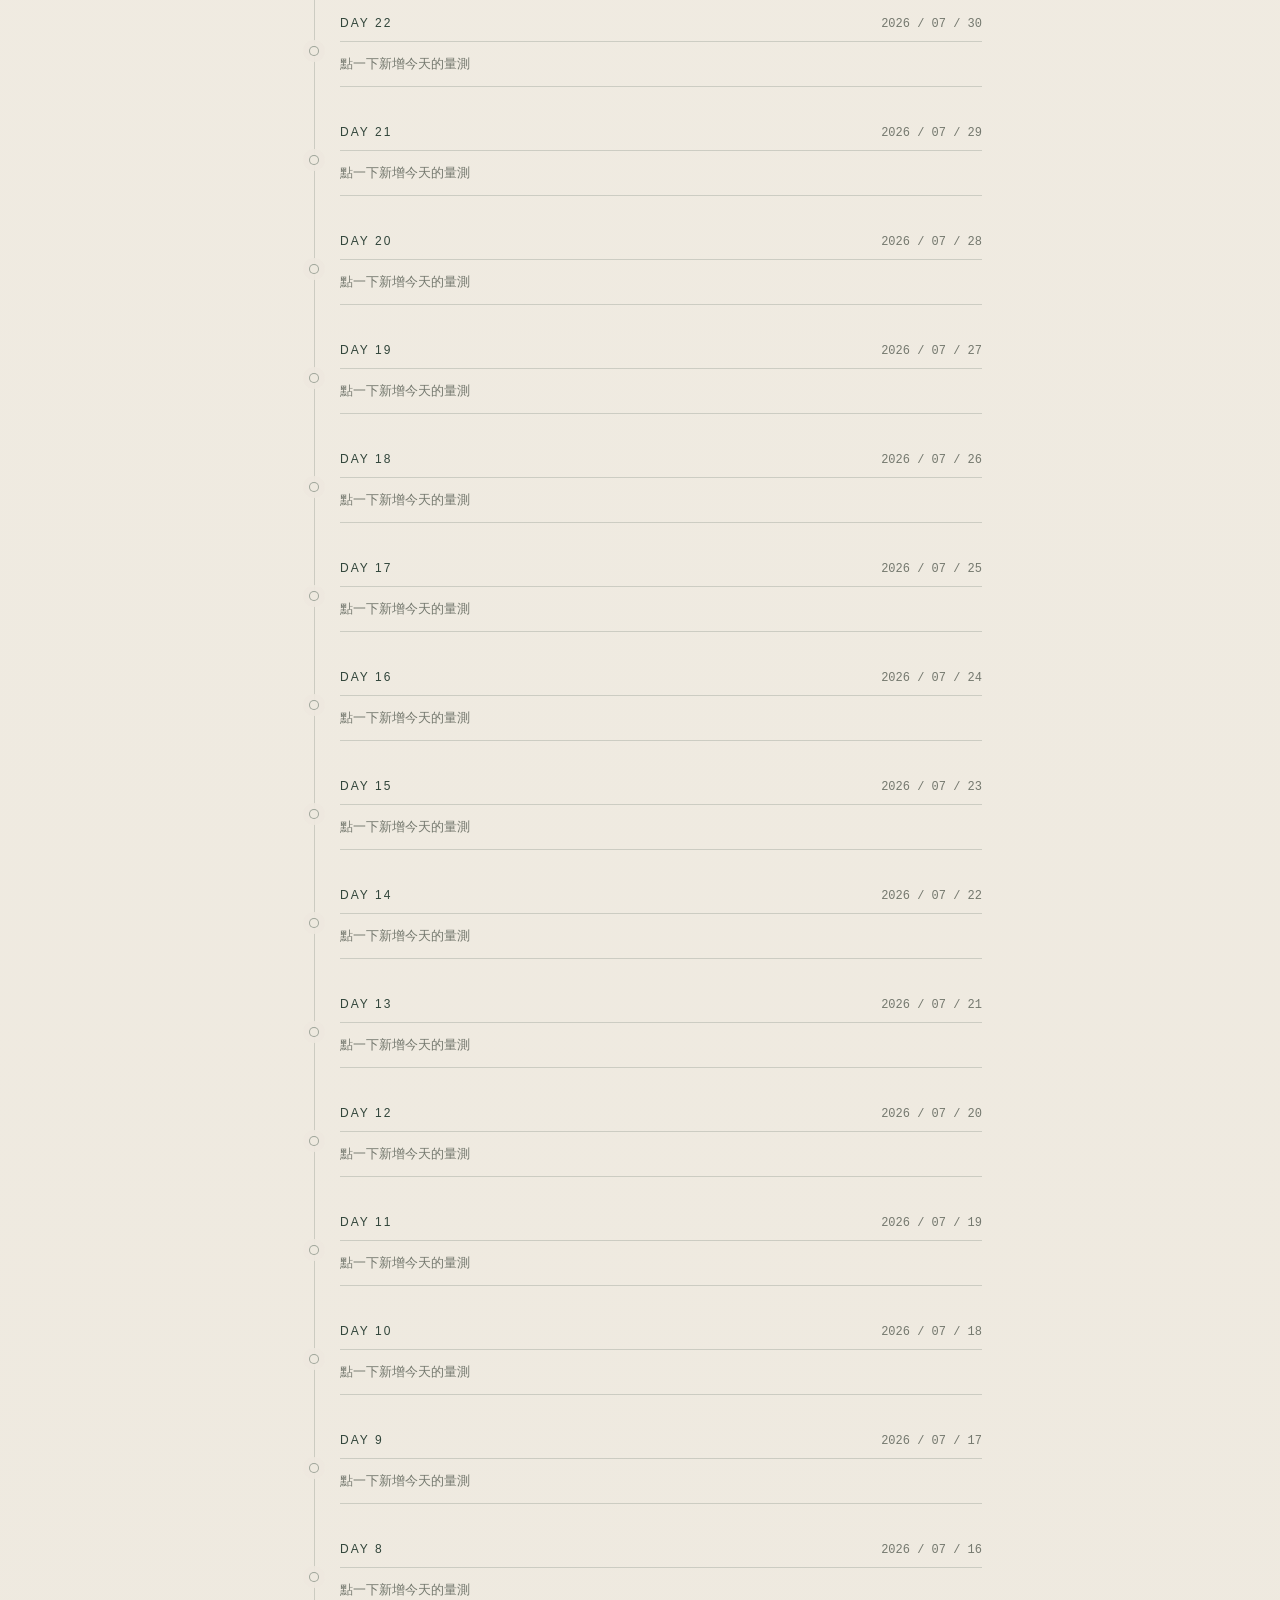
<file: mounjaro-journey/index.html>
<!doctype html>
<html lang="zh-Hant">
<head>
  <meta charset="utf-8">
  <meta name="viewport" content="width=device-width,initial-scale=1,viewport-fit=cover">
  <meta name="theme-color" content="#eee9df">
  <meta name="apple-mobile-web-app-capable" content="yes">
  <meta name="apple-mobile-web-app-status-bar-style" content="default">
  <meta name="apple-mobile-web-app-title" content="猛健樂旅程">
  <title>猛健樂旅程</title>
  <link rel="manifest" href="manifest.webmanifest">
  <link rel="stylesheet" href="styles.css">
</head>
<body>
  <header class="topbar">
    <div>
      <p class="eyebrow">MOUNJARO JOURNEY</p>
      <h1>猛健樂旅程</h1>
    </div>
    <button id="todayBtn" class="pill" type="button">今天</button>
  </header>

  <main>
    <section id="hero" class="hero" aria-live="polite"></section>
    <div class="timeline-line" aria-hidden="true"></div>
    <section id="timeline" class="timeline" aria-label="每日紀錄"></section>
  </main>

  <div id="overlay" class="overlay" aria-hidden="true">
    <form id="recordForm" class="sheet">
      <div class="handle"></div>
      <p id="sheetDay" class="eyebrow"></p>
      <h2>每日量測</h2>
      <p id="sheetDate" class="sheet-date"></p>

      <div class="horizontal-fields">
        <label>
          <span>體重</span>
          <div><input name="weight" type="number" min="30" max="300" step="0.1" inputmode="decimal"><em>kg</em></div>
        </label>
        <label>
          <span>體脂肪率</span>
          <div><input name="bodyFat" type="number" min="1" max="75" step="0.1" inputmode="decimal"><em>%</em></div>
        </label>
        <label>
          <span>內臟脂肪</span>
          <div><input name="visceralFat" type="number" min="1" max="60" step="0.5" inputmode="decimal"><em></em></div>
        </label>
      </div>

      <p id="formError" class="error"></p>
      <div class="sheet-actions">
        <button id="cancelBtn" class="ghost" type="button">取消</button>
        <button class="primary" type="submit">儲存</button>
        <button id="deleteBtn" class="delete" type="button">刪除這天紀錄</button>
      </div>
    </form>
  </div>

  <div id="toast" class="toast" role="status" aria-live="polite"></div>
  <footer>v4.0 · 僅記錄體重、體脂肪率、內臟脂肪</footer>

  <script src="app.js" defer></script>
</body>
</html>
</file>
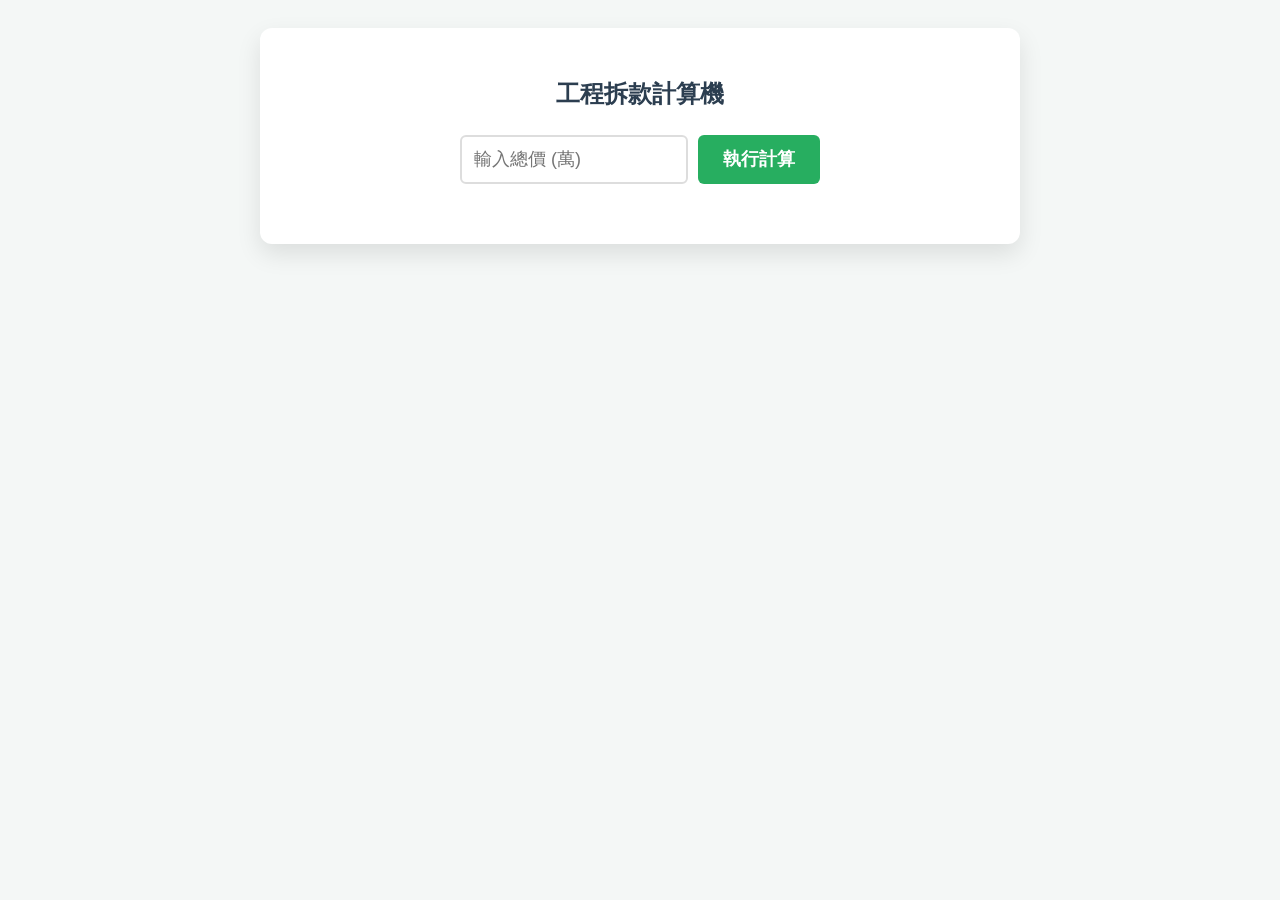
<file: 弘峻莊園拆款計算.html>
<!DOCTYPE html>
<html lang="zh-TW">
<head>
    <meta charset="UTF-8">
    <meta name="viewport" content="width=device-width, initial-scale=1.0">
    <title>弘峻莊園 - 工程拆款計算機 (精確萬位版)</title>
    <style>
        body { font-family: "Microsoft JhengHei", sans-serif; padding: 20px; background-color: #f4f7f6; color: #333; }
        .container { max-width: 700px; margin: auto; background: white; padding: 30px; border-radius: 12px; box-shadow: 0 10px 25px rgba(0,0,0,0.1); }
        h2 { text-align: center; color: #2c3e50; margin-bottom: 25px; }
        .input-group { display: flex; justify-content: center; gap: 10px; margin-bottom: 30px; }
        input[type="number"] { padding: 12px; width: 200px; border: 2px solid #ddd; border-radius: 6px; font-size: 18px; outline: none; transition: border-color 0.3s; }
        input[type="number"]:focus { border-color: #27ae60; }
        button { padding: 12px 25px; background-color: #27ae60; color: white; border: none; border-radius: 6px; cursor: pointer; font-size: 18px; font-weight: bold; transition: background 0.3s; }
        button:hover { background-color: #219150; }
        table { width: 100%; border-collapse: collapse; margin-top: 10px; }
        th, td { border: 1px solid #eee; padding: 15px; text-align: right; }
        th { background-color: #f8f9fa; color: #7f8c8d; font-weight: 600; text-align: center; }
        tr:nth-child(even) { background-color: #fafafa; }
        .total-row { font-weight: bold; background-color: #e8f6ef !important; color: #27ae60; }
        .highlight { color: #e67e22; font-weight: bold; }
        .note-area { margin-top: 20px; font-size: 0.9em; color: #666; line-height: 1.6; background: #fdfaf0; padding: 15px; border-radius: 8px; border-left: 4px solid #f1c40f; }
    </style>
</head>
<body>

<div class="container">
    <h2>工程拆款計算機</h2>
    
    <div class="input-group">
        <input type="number" id="totalPrice" placeholder="輸入總價 (萬)" min="0">
        <button onclick="calculate()">執行計算</button>
    </div>

    <div id="resultArea" style="display:none;">
        <table>
            <thead>
                <tr>
                    <th style="text-align:left;">繳款階段</th>
                    <th>金額 (萬元)</th>
                    <th>計算說明</th>
                </tr>
            </thead>
            <tbody id="resultBody"></tbody>
            <tfoot>
                <tr class="total-row">
                    <td style="text-align:left;">總計</td>
                    <td id="sumAmount">0</td>
                    <td style="text-align:center;">100% (核對無誤)</td>
                </tr>
            </tfoot>
        </table>

        <div class="note-area">
            <strong>計算規則備註：</strong><br>
            1. 貸款：總價 80% (小數點無條件捨去)<br>
            2. 保留款：總價 5% (小數點無條件進位)<br>
            3. 開工款：(總價 5% 進位) 減 10 萬<br>
            4. 工程 1-4 期：總價 2% (取至萬位，小數點捨去)<br>
            5. 工程 5 期：補足差額之項目
        </div>
    </div>
</div>

<script>
    function calculate() {
        const T = Math.floor(document.getElementById('totalPrice').value);
        if (!T || T <= 0) {
            alert("請輸入有效的總價金額");
            return;
        }

        // --- 固定項 ---
        const deposit = 2; // 訂金
        const signing = 8; // 簽約金

        // --- 規則項 ---
        // 貸款 80% 捨去
        const loan = Math.floor(T * 0.8);
        // 保留款 5% 進位
        const retention = Math.ceil(T * 0.05);
        // 開工款 (5%進位 - 10萬)
        const startWork = Math.ceil(T * 0.05) - 10;

        // --- 工程款項 (1-4期取整數) ---
        const p1 = Math.floor(T * 0.02);
        const p2 = Math.floor(T * 0.02);
        const p3 = Math.floor(T * 0.02);
        const p4 = Math.floor(T * 0.02);

        // --- 第5期 平衡項 ---
        // 計算除了第5期以外的所有款項總和
        const subTotal = deposit + signing + startWork + p1 + p2 + p3 + p4 + loan + retention;
        const p5 = T - subTotal;

        const data = [
            { stage: "1. 訂金", amt: deposit, desc: "固定金額" },
            { stage: "2. 簽約金", amt: signing, desc: "固定金額" },
            { stage: "3. 開工款", amt: startWork, desc: "5%進位 - 10萬" },
            { stage: "4. 工程第一期", amt: p1, desc: "2% (萬位取整)" },
            { stage: "5. 工程第二期", amt: p2, desc: "2% (萬位取整)" },
            { stage: "6. 工程第三期", amt: p3, desc: "2% (萬位取整)" },
            { stage: "7. 工程第四期", amt: p4, desc: "2% (萬位取整)" },
            { stage: "8. 工程第五期", amt: p5, desc: "差額補足項", highlight: true },
            { stage: "9. 銀行貸款", amt: loan, desc: "80% (無條件捨去)" },
            { stage: "10. 交屋保留款", amt: retention, desc: "5% (無條件進位)" }
        ];

        const tbody = document.getElementById('resultBody');
        tbody.innerHTML = "";
        
        data.forEach(item => {
            const row = document.createElement('tr');
            row.innerHTML = `
                <td style="text-align:left;">${item.stage}</td>
                <td class="${item.highlight ? 'highlight' : ''}">${item.amt}</td>
                <td style="text-align:center; font-size: 0.85em; color: #999;">${item.desc}</td>
            `;
            tbody.appendChild(row);
        });

        document.getElementById('sumAmount').innerText = T;
        document.getElementById('resultArea').style.display = "block";
    }
</script>

</body>
</html>
</file>
<file: mounjaro-journey/styles.css>
:root{--paper:#eee9df;--cream:#f8f4eb;--ink:#252820;--muted:#74786e;--forest:#31453a;--line:rgba(49,69,58,.18);--danger:#8a5148}*{box-sizing:border-box}html{background:var(--paper);scroll-behavior:smooth}body{margin:0;min-height:100vh;background:linear-gradient(#f8f4ec,var(--paper));color:var(--ink);font-family:-apple-system,BlinkMacSystemFont,"Segoe UI",sans-serif}button,input{font:inherit}.topbar{position:fixed;z-index:20;inset:0 0 auto;padding:calc(14px + env(safe-area-inset-top)) 18px 14px;display:flex;align-items:center;justify-content:space-between;background:linear-gradient(180deg,rgba(238,233,223,.98) 68%,rgba(238,233,223,0))}.eyebrow{font-size:11px;letter-spacing:.18em;color:var(--forest);margin:0 0 5px}.topbar h1{font-size:17px;font-weight:500;margin:0}.pill{min-height:44px;padding:0 16px;border-radius:999px;border:1px solid var(--line);background:rgba(255,255,255,.4);color:var(--forest)}main{width:min(100%,720px);margin:auto;padding:112px 18px calc(96px + env(safe-area-inset-bottom));position:relative}.hero{padding:18px 0 36px 42px}.hero-card{width:min(100%,440px)}.hero-date{font:13px ui-monospace,SFMono-Regular,Menlo,monospace;letter-spacing:.1em;color:var(--muted);margin:0 0 12px}.hero-day{font:700 clamp(72px,22vw,138px)/.92 ui-monospace,SFMono-Regular,Menlo,monospace;letter-spacing:-.08em;margin:0;color:var(--forest)}.hero-caption{margin:10px 0 18px;color:var(--muted);font-size:13px}.progress{display:flex;align-items:baseline;gap:8px;margin-top:8px}.progress strong{font-size:34px;font-weight:500}.progress span{color:var(--muted);font-size:13px}.timeline-line{position:absolute;left:34px;top:390px;bottom:80px;width:1px;background:var(--line)}.timeline{display:flex;flex-direction:column;gap:14px}.day-row{position:relative;padding-left:42px;min-height:88px;display:flex;align-items:center}.day-row:before{content:"";position:absolute;left:11px;width:8px;height:8px;border-radius:50%;border:1px solid rgba(49,69,58,.42);background:var(--paper);box-shadow:0 0 0 6px rgba(238,233,223,.92)}.day-row.today:before{background:var(--forest)}.day-button{width:100%;border:0;background:transparent;padding:12px 0;text-align:left;color:inherit}.day-head{display:flex;align-items:baseline;justify-content:space-between;gap:12px;margin-bottom:10px}.day-label{font-size:12px;letter-spacing:.17em;color:var(--forest)}.date-label{font:12px ui-monospace,SFMono-Regular,Menlo,monospace;color:var(--muted)}.metrics{display:grid;grid-template-columns:repeat(3,minmax(0,1fr));gap:8px;border-top:1px solid var(--line);border-bottom:1px solid var(--line);padding:12px 0}.metric{min-width:0}.metric strong{display:block;font:600 clamp(20px,6vw,30px)/1.1 ui-monospace,SFMono-Regular,Menlo,monospace;white-space:nowrap;overflow:hidden;text-overflow:ellipsis}.metric span{display:block;margin-top:5px;font-size:11px;color:var(--muted)}.empty{padding:13px 0;border-top:1px solid var(--line);border-bottom:1px solid var(--line);font-size:13px;color:var(--muted)}.overlay{position:fixed;z-index:40;inset:0;background:rgba(25,28,24,.42);display:none;align-items:flex-end}.overlay.open{display:flex}.sheet{width:100%;max-height:92vh;overflow:auto;background:var(--cream);border-radius:22px 22px 0 0;padding:12px 20px calc(22px + env(safe-area-inset-bottom));box-shadow:0 -18px 55px rgba(0,0,0,.18)}.handle{width:42px;height:5px;border-radius:999px;background:rgba(49,69,58,.2);margin:0 auto 16px}.sheet h2{font-size:26px;margin:4px 0}.sheet-date{color:var(--muted);margin:0 0 22px}.horizontal-fields{display:grid;grid-template-columns:repeat(3,minmax(0,1fr));gap:12px}.horizontal-fields label{min-width:0}.horizontal-fields label>span{display:block;font-size:12px;color:var(--muted);margin:0 0 7px}.horizontal-fields label>div{display:flex;align-items:baseline;border-bottom:1px solid rgba(49,69,58,.34)}.horizontal-fields input{width:100%;min-width:0;border:0;outline:0;background:transparent;color:var(--ink);padding:9px 0;font:600 clamp(22px,7vw,34px) ui-monospace,SFMono-Regular,Menlo,monospace}.horizontal-fields em{font-style:normal;color:var(--muted);font-size:12px}.error{min-height:20px;color:var(--danger);font-size:13px;margin:14px 0 4px}.sheet-actions{display:grid;grid-template-columns:1fr 1fr;gap:10px;padding-top:12px}.sheet-actions button{min-height:50px;border-radius:7px}.ghost{border:1px solid var(--line);background:transparent;color:var(--ink)}.primary{border:0;background:var(--forest);color:#fff}.delete{grid-column:1/-1;border:0;background:transparent;color:var(--danger)}.toast{position:fixed;z-index:60;left:50%;bottom:calc(24px + env(safe-area-inset-bottom));transform:translate(-50%,18px);opacity:0;pointer-events:none;background:#242824;color:#fff;padding:11px 16px;border-radius:999px;transition:.2s}.toast.show{opacity:1;transform:translate(-50%,0)}footer{text-align:center;color:var(--muted);font-size:11px;padding:0 18px calc(20px + env(safe-area-inset-bottom))}@media(max-width:390px){main{padding-left:14px;padding-right:14px}.hero{padding-left:38px}.day-row{padding-left:38px}.horizontal-fields{gap:8px}.horizontal-fields input{font-size:24px}}@media(prefers-reduced-motion:reduce){*{scroll-behavior:auto!important;transition:none!important}}
</file>
